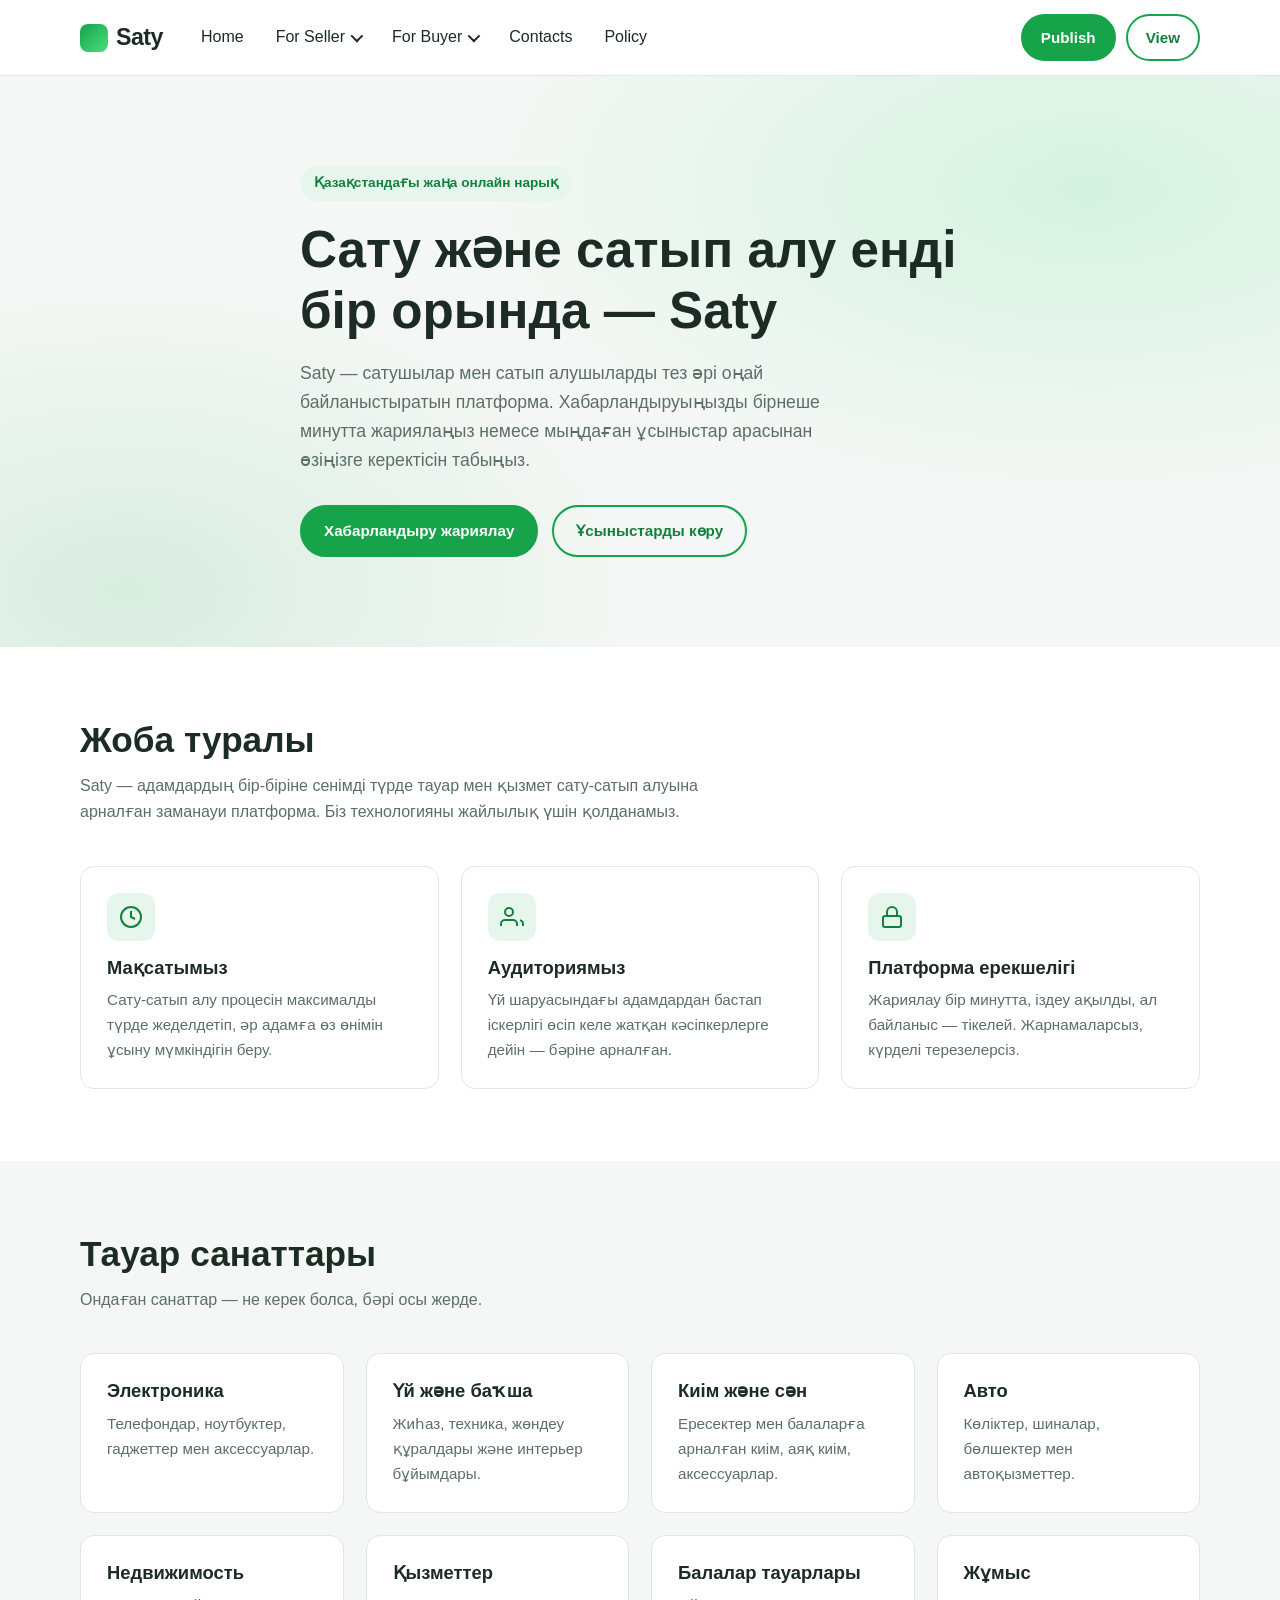
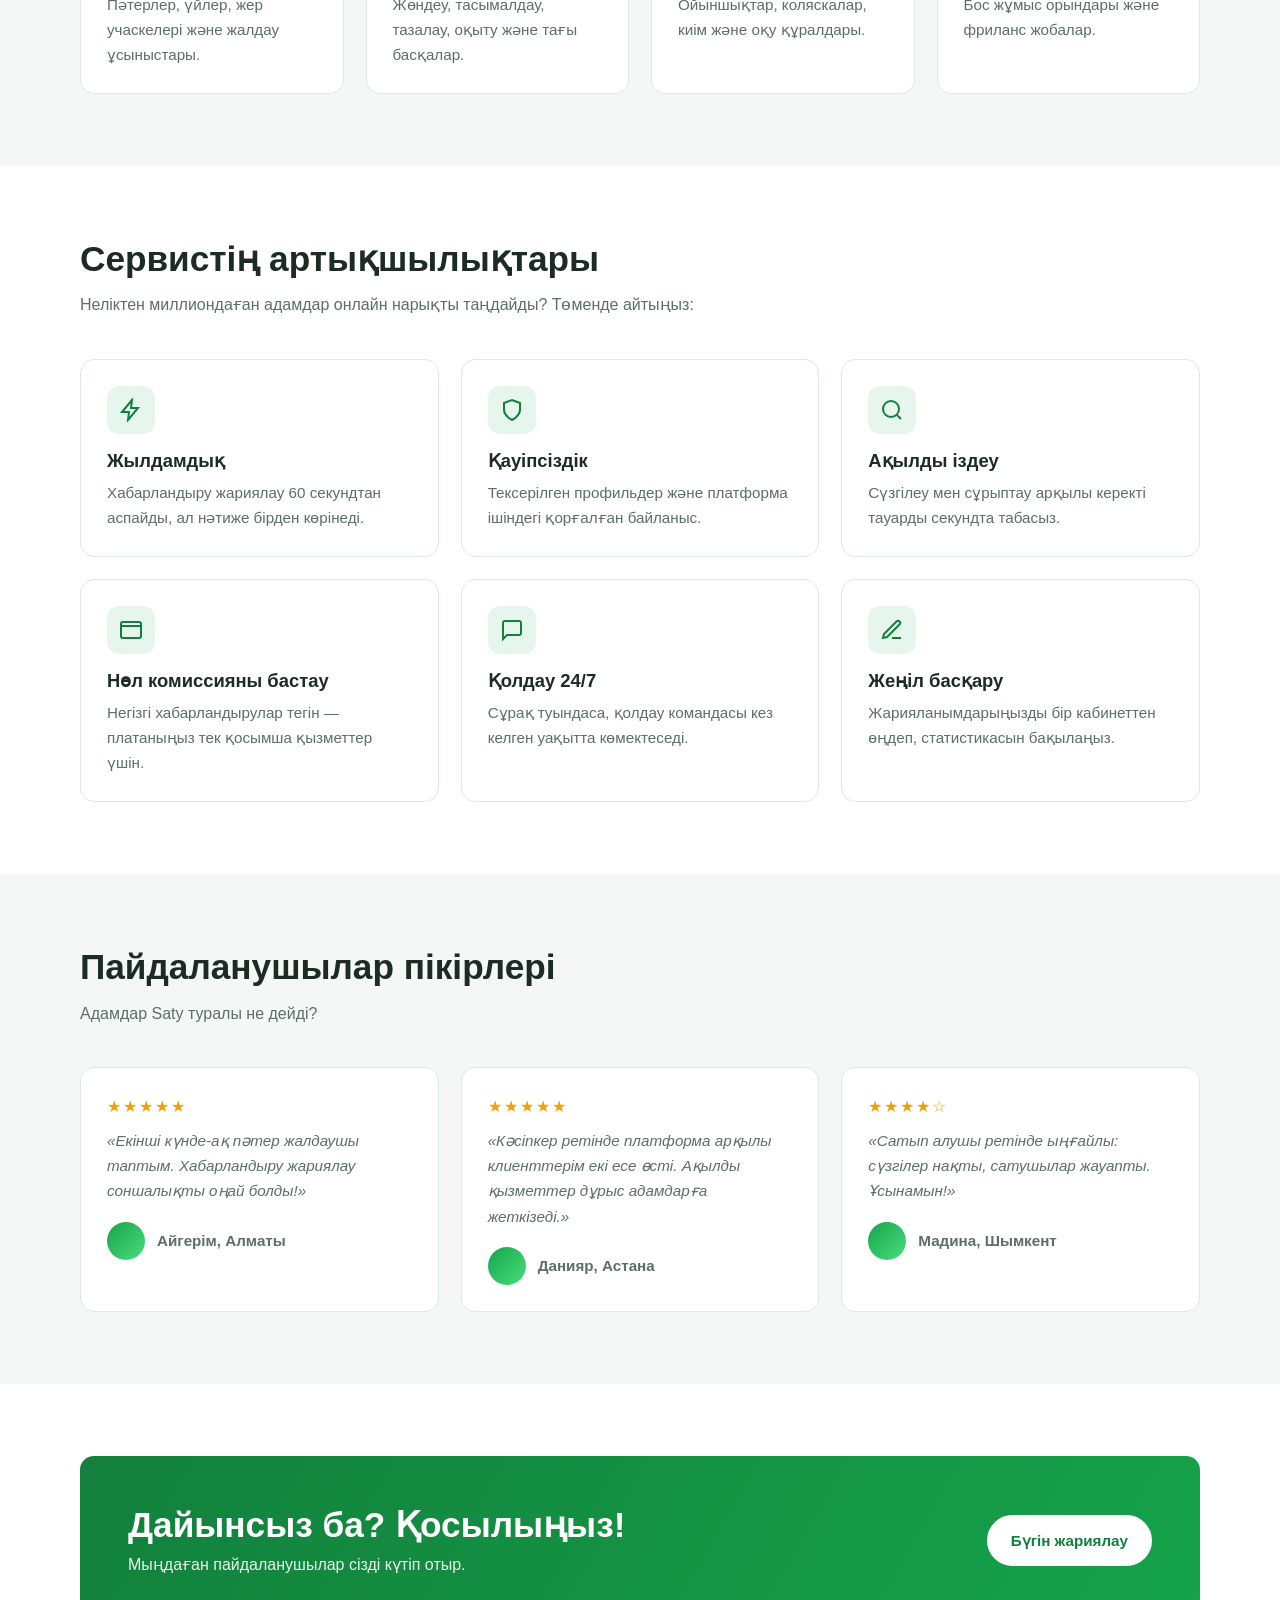
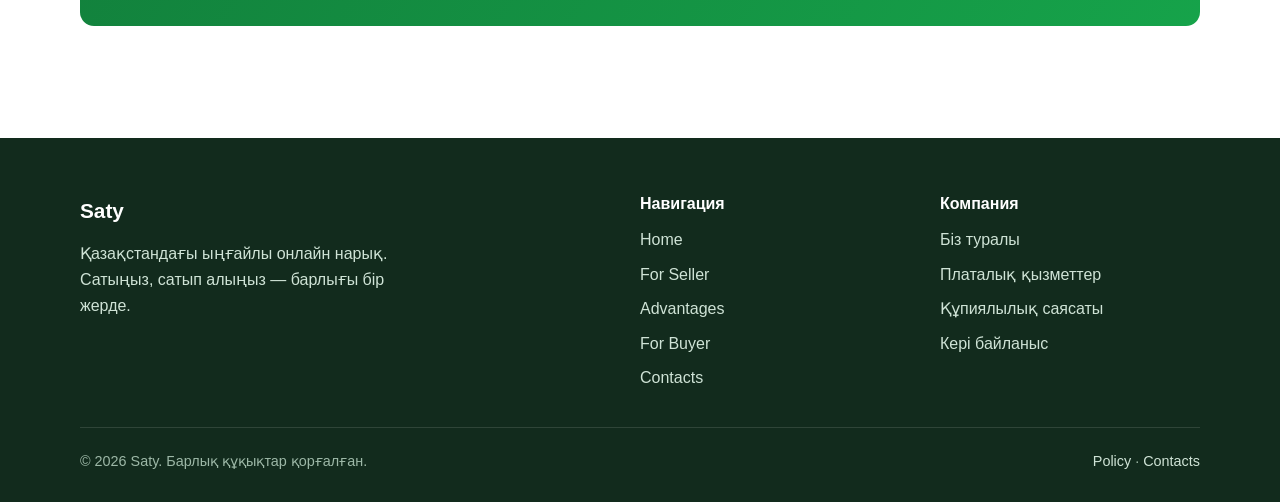
<file: saty-website/index.html>
<!DOCTYPE html>
<html lang="kk">
<head>
  <meta charset="UTF-8">
  <meta name="viewport" content="width=device-width, initial-scale=1.0">
  <title>Saty — Қазақстандағы онлайн нарық</title>
  <meta name="description" content="Сатыңыз және сатып алыңыз: Saty — жариялау оңай, іздеу жылдам, сенімді онлайн нарық.">
  <meta name="keywords" content="saty, онлайн нарық, хабарландыру, сату, сатып алу, Қазақстан">
  <meta name="author" content="Saty">
  <meta property="og:type" content="website">
  <meta property="og:title" content="Saty — Қазақстандағы онлайн нарық">
  <meta property="og:description" content="Сатыңыз және сатып алыңыз: Saty — жариялау оңай, іздеу жылдам, сенімді онлайн нарық.">
  <meta property="og:url" content="https://saty.kz/index.html">
  <meta property="og:site_name" content="Saty">
  <meta property="og:locale" content="kk_KZ">
  <meta property="og:image" content="https://saty.kz/media-files/og-image.png">
  <meta name="twitter:card" content="summary_large_image">
  <link rel="stylesheet" href="css/style.css">
  <link rel="icon" href="data:image/svg+xml,<svg xmlns='http://www.w3.org/2000/svg' viewBox='0 0 100 100'><rect width='100' height='100' rx='22' fill='%2316a34a'/><text x='50' y='68' font-size='52' text-anchor='middle' fill='white' font-family='Arial' font-weight='bold'>S</text></svg>">
</head>
<body>
<header class="site-header">
  <div class="container header-inner">
    <a href="index.html" class="logo" aria-label="Saty — басты бет">Saty</a>
    <input type="checkbox" id="nav-toggle" class="nav-toggle" aria-label="Мәзірді ашу">
    <label for="nav-toggle" class="nav-toggle-label" aria-hidden="true"><span></span></label>
    <nav class="main-nav" aria-label="Негізгі навигация">
      <ul>
        <li><a href="index.html">Home</a></li>
        <li class="has-submenu">
          <a href="for-seller.html">For Seller</a>
          <ul class="submenu">
            <li><a href="seller-advantages.html">Advantages</a></li>
            <li><a href="seller-advantages.html#prices">Paid Services</a></li>
            <li><a href="for-seller.html#faq">FAQ</a></li>
          </ul>
        </li>
        <li class="has-submenu">
          <a href="for-buyer.html">For Buyer</a>
          <ul class="submenu">
            <li><a href="for-buyer.html#advantages">Advantages</a></li>
            <li><a href="for-buyer.html#faq">FAQ</a></li>
          </ul>
        </li>
        <li><a href="contacts.html">Contacts</a></li>
        <li><a href="policy.html">Policy</a></li>
      </ul>
    </nav>
    <div class="header-actions">
      <!-- data-type="primary" | "ghost" — стильді осында ауыстырыңыз -->
      <a href="for-seller.html" class="btn" data-type="primary">Publish</a>
      <a href="for-buyer.html" class="btn" data-type="ghost">View</a>
    </div>
  </div>
</header>
<main>
  <section class="hero">
    <div class="container hero-inner">
      <span class="badge">Қазақстандағы жаңа онлайн нарық</span>
      <h1>Сату және сатып алу енді бір орында — Saty</h1>
      <p>Saty — сатушылар мен сатып алушыларды тез әрі оңай байланыстыратын платформа. Хабарландыруыңызды бірнеше минутта жариялаңыз немесе мыңдаған ұсыныстар арасынан өзіңізге керектісін табыңыз.</p>
      <div class="hero-actions">
        <a href="for-seller.html" class="btn" data-type="primary">Хабарландыру жариялау</a>
        <a href="for-buyer.html" class="btn" data-type="ghost">Ұсыныстарды көру</a>
      </div>
    </div>
  </section>

  <section id="about">
    <div class="container">
      <h2>Жоба туралы</h2>
      <p class="section-lead">Saty — адамдардың бір-біріне сенімді түрде тауар мен қызмет сату-сатып алуына арналған заманауи платформа. Біз технологияны жайлылық үшін қолданамыз.</p>
      <div class="grid grid-3">
        <article class="card">
          <div class="card-icon"><svg viewBox="0 0 24 24" fill="none" stroke-width="2"><circle cx="12" cy="12" r="10"/><path d="M12 6v6l4 2"/></svg></div>
          <h3>Мақсатымыз</h3>
          <p>Сату-сатып алу процесін максималды түрде жеделдетіп, әр адамға өз өнімін ұсыну мүмкіндігін беру.</p>
        </article>
        <article class="card">
          <div class="card-icon"><svg viewBox="0 0 24 24" fill="none" stroke-width="2"><path d="M17 21v-2a4 4 0 0 0-4-4H5a4 4 0 0 0-4 4v2"/><circle cx="9" cy="7" r="4"/><path d="M23 21v-2a4 4 0 0 0-3-3.87"/></svg></div>
          <h3>Аудиториямыз</h3>
          <p>Үй шаруасындағы адамдардан бастап іскерлігі өсіп келе жатқан кәсіпкерлерге дейін — бәріне арналған.</p>
        </article>
        <article class="card">
          <div class="card-icon"><svg viewBox="0 0 24 24" fill="none" stroke-width="2"><rect x="3" y="11" width="18" height="11" rx="2"/><path d="M7 11V7a5 5 0 0 1 10 0v4"/></svg></div>
          <h3>Платформа ерекшелігі</h3>
          <p>Жариялау бір минутта, іздеу ақылды, ал байланыс — тікелей. Жарнамаларсыз, күрделі терезелерсіз.</p>
        </article>
      </div>
    </div>
  </section>

  <section class="section-alt">
    <div class="container">
      <h2>Тауар санаттары</h2>
      <p class="section-lead">Ондаған санаттар — не керек болса, бәрі осы жерде.</p>
      <div class="grid grid-4">
        <article class="card"><h3>Электроника</h3><p>Телефондар, ноутбуктер, гаджеттер мен аксессуарлар.</p></article>
        <article class="card"><h3>Үй және баҡша</h3><p>Жиһаз, техника, жөндеу құралдары және интерьер бұйымдары.</p></article>
        <article class="card"><h3>Киім және сән</h3><p>Ересектер мен балаларға арналған киім, аяқ киім, аксессуарлар.</p></article>
        <article class="card"><h3>Авто</h3><p>Көліктер, шиналар, бөлшектер мен автоқызметтер.</p></article>
        <article class="card"><h3>Недвижимость</h3><p>Пәтерлер, үйлер, жер учаскелері және жалдау ұсыныстары.</p></article>
        <article class="card"><h3>Қызметтер</h3><p>Жөндеу, тасымалдау, тазалау, оқыту және тағы басқалар.</p></article>
        <article class="card"><h3>Балалар тауарлары</h3><p>Ойыншықтар, коляскалар, киім және оқу құралдары.</p></article>
        <article class="card"><h3>Жұмыс</h3><p>Бос жұмыс орындары және фриланс жобалар.</p></article>
      </div>
    </div>
  </section>

  <section>
    <div class="container">
      <h2>Сервистің артықшылықтары</h2>
      <p class="section-lead">Неліктен миллиондаған адамдар онлайн нарықты таңдайды? Төменде айтыңыз:</p>
      <div class="grid grid-3">
        <article class="card"><div class="card-icon"><svg viewBox="0 0 24 24" fill="none" stroke-width="2"><path d="M13 2L3 14h7l-1 8 10-12h-7l1-8z"/></svg></div><h3>Жылдамдық</h3><p>Хабарландыру жариялау 60 секундтан аспайды, ал нәтиже бірден көрінеді.</p></article>
        <article class="card"><div class="card-icon"><svg viewBox="0 0 24 24" fill="none" stroke-width="2"><path d="M12 22s8-4 8-10V5l-8-3-8 3v7c0 6 8 10 8 10z"/></svg></div><h3>Қауіпсіздік</h3><p>Тексерілген профильдер және платформа ішіндегі қорғалған байланыс.</p></article>
        <article class="card"><div class="card-icon"><svg viewBox="0 0 24 24" fill="none" stroke-width="2"><circle cx="11" cy="11" r="8"/><path d="M21 21l-4.35-4.35"/></svg></div><h3>Ақылды іздеу</h3><p>Сүзгілеу мен сұрыптау арқылы керекті тауарды секундта табасыз.</p></article>
        <article class="card"><div class="card-icon"><svg viewBox="0 0 24 24" fill="none" stroke-width="2"><rect x="2" y="4" width="20" height="16" rx="2"/><path d="M2 8h20"/></svg></div><h3>Нөл комиссияны бастау</h3><p>Негізгі хабарландырулар тегін — платаныңыз тек қосымша қызметтер үшін.</p></article>
        <article class="card"><div class="card-icon"><svg viewBox="0 0 24 24" fill="none" stroke-width="2"><path d="M21 15a2 2 0 0 1-2 2H7l-4 4V5a2 2 0 0 1 2-2h14a2 2 0 0 1 2 2z"/></svg></div><h3>Қолдау 24/7</h3><p>Сұрақ туындаса, қолдау командасы кез келген уақытта көмектеседі.</p></article>
        <article class="card"><div class="card-icon"><svg viewBox="0 0 24 24" fill="none" stroke-width="2"><path d="M12 20h9"/><path d="M16.5 3.5a2.12 2.12 0 0 1 3 3L7 19l-4 1 1-4z"/></svg></div><h3>Жеңіл басқару</h3><p>Жарияланымдарыңызды бір кабинеттен өңдеп, статистикасын бақылаңыз.</p></article>
      </div>
    </div>
  </section>

  <section class="section-alt">
    <div class="container">
      <h2>Пайдаланушылар пікірлері</h2>
      <p class="section-lead">Адамдар Saty туралы не дейді?</p>
      <div class="grid grid-3">
        <article class="card">
          <span class="stars">★★★★★</span>
          <p class="quote">«Екінші күнде-ақ пәтер жалдаушы таптым. Хабарландыру жариялау соншалықты оңай болды!»</p>
          <p class="quote-author">Айгерім, Алматы</p>
        </article>
        <article class="card">
          <span class="stars">★★★★★</span>
          <p class="quote">«Кәсіпкер ретінде платформа арқылы клиенттерім екі есе өсті. Ақылды қызметтер дұрыс адамдарға жеткізеді.»</p>
          <p class="quote-author">Данияр, Астана</p>
        </article>
        <article class="card">
          <span class="stars">★★★★☆</span>
          <p class="quote">«Сатып алушы ретінде ыңғайлы: сүзгілер нақты, сатушылар жауапты. Ұсынамын!»</p>
          <p class="quote-author">Мадина, Шымкент</p>
        </article>
      </div>
    </div>
  </section>

  <section>
    <div class="container">
      <div class="cta-band">
        <div>
          <h2>Дайынсыз ба? Қосылыңыз!</h2>
          <p>Мыңдаған пайдаланушылар сізді күтіп отыр.</p>
        </div>
        <a href="for-seller.html" class="btn" data-type="primary">Бүгін жариялау</a>
      </div>
    </div>
  </section>
</main>
<footer class="site-footer">
  <div class="container">
    <div class="footer-grid">
      <div>
        <a href="index.html" class="footer-logo">Saty</a>
        <p style="margin-top:12px; max-width:320px;">Қазақстандағы ыңғайлы онлайн нарық. Сатыңыз, сатып алыңыз — барлығы бір жерде.</p>
      </div>
      <div>
        <h3>Навигация</h3>
        <ul>
          <li><a href="index.html">Home</a></li>
          <li><a href="for-seller.html">For Seller</a></li>
          <li><a href="seller-advantages.html">Advantages</a></li>
          <li><a href="for-buyer.html">For Buyer</a></li>
          <li><a href="contacts.html">Contacts</a></li>
        </ul>
      </div>
      <div>
        <h3>Компания</h3>
        <ul>
          <li><a href="index.html#about">Біз туралы</a></li>
          <li><a href="seller-advantages.html#prices">Платалық қызметтер</a></li>
          <li><a href="policy.html">Құпиялылық саясаты</a></li>
          <li><a href="contacts.html#feedback">Кері байланыс</a></li>
        </ul>
      </div>
    </div>
    <div class="footer-bottom">
      <span>© 2026 Saty. Барлық құқықтар қорғалған.</span>
      <span><a href="policy.html">Policy</a> · <a href="contacts.html">Contacts</a></span>
    </div>
  </div>
</footer>
</body>
</html>
</file>
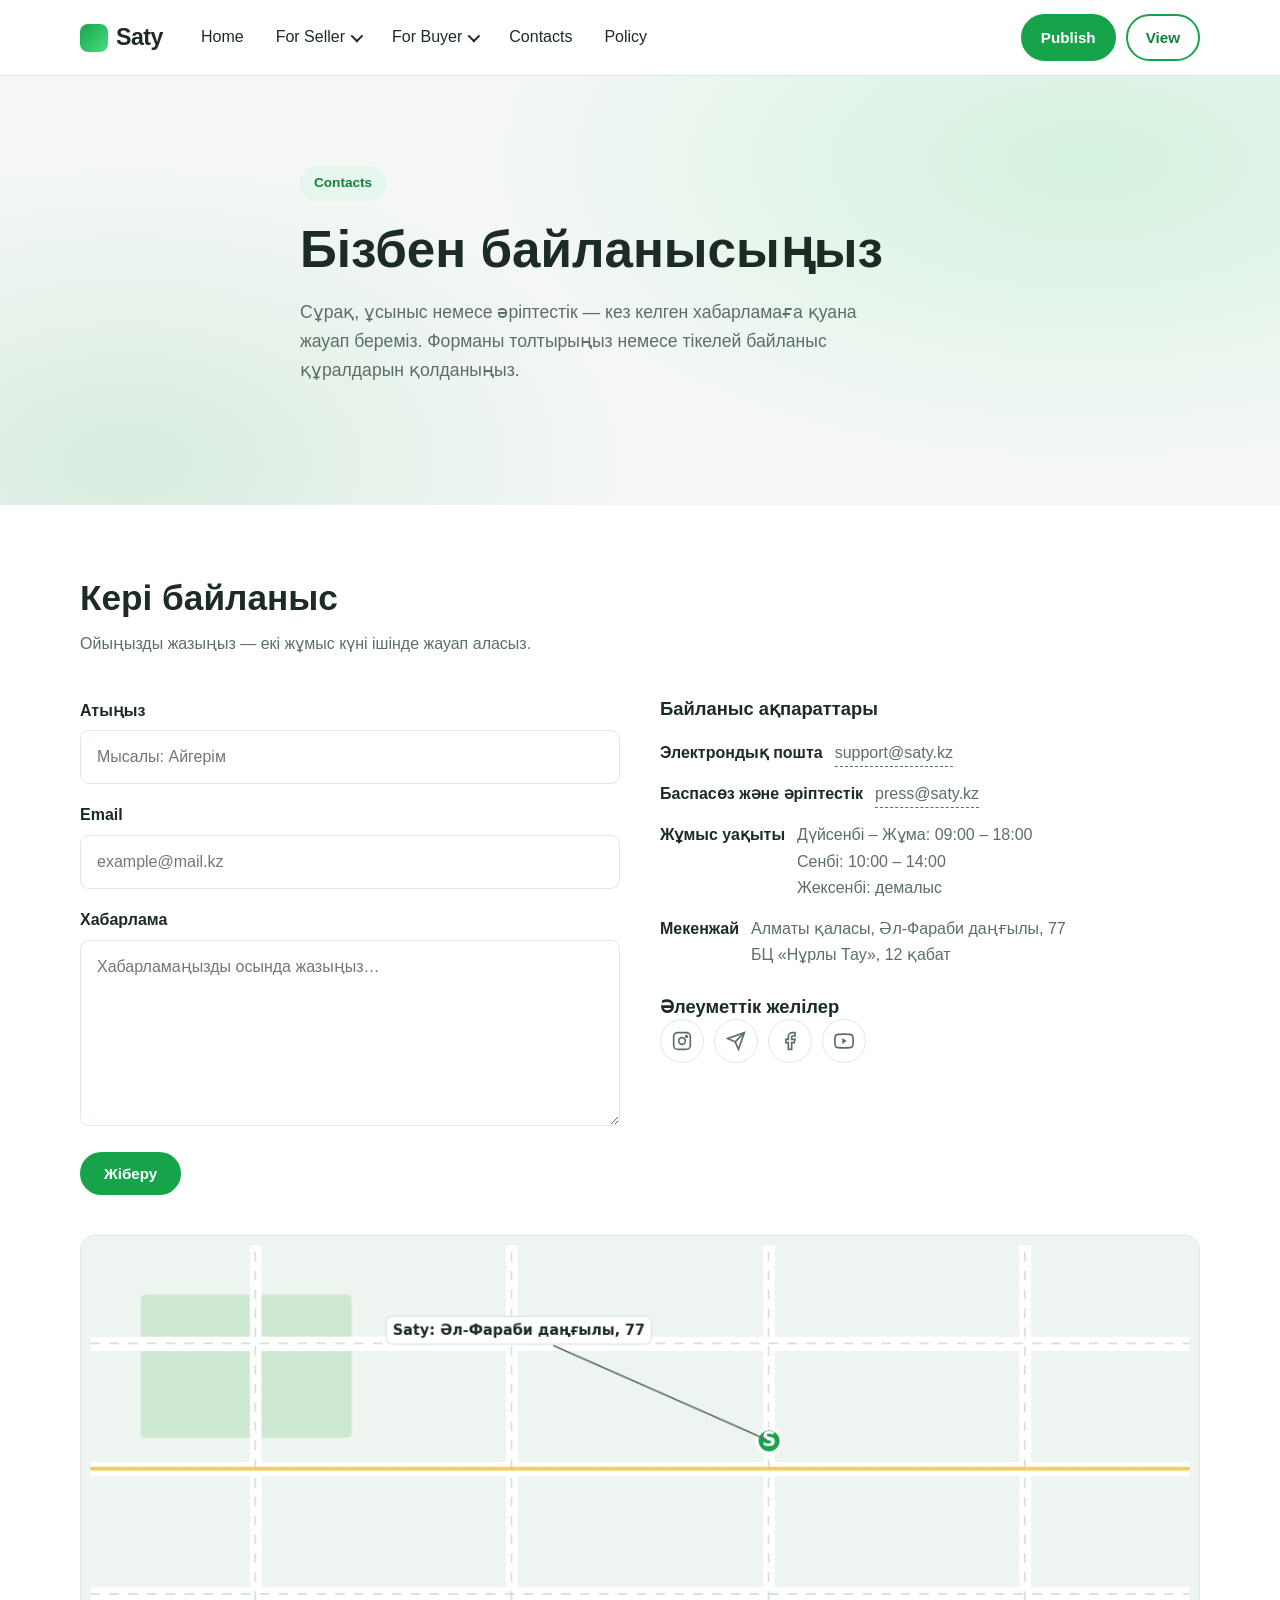
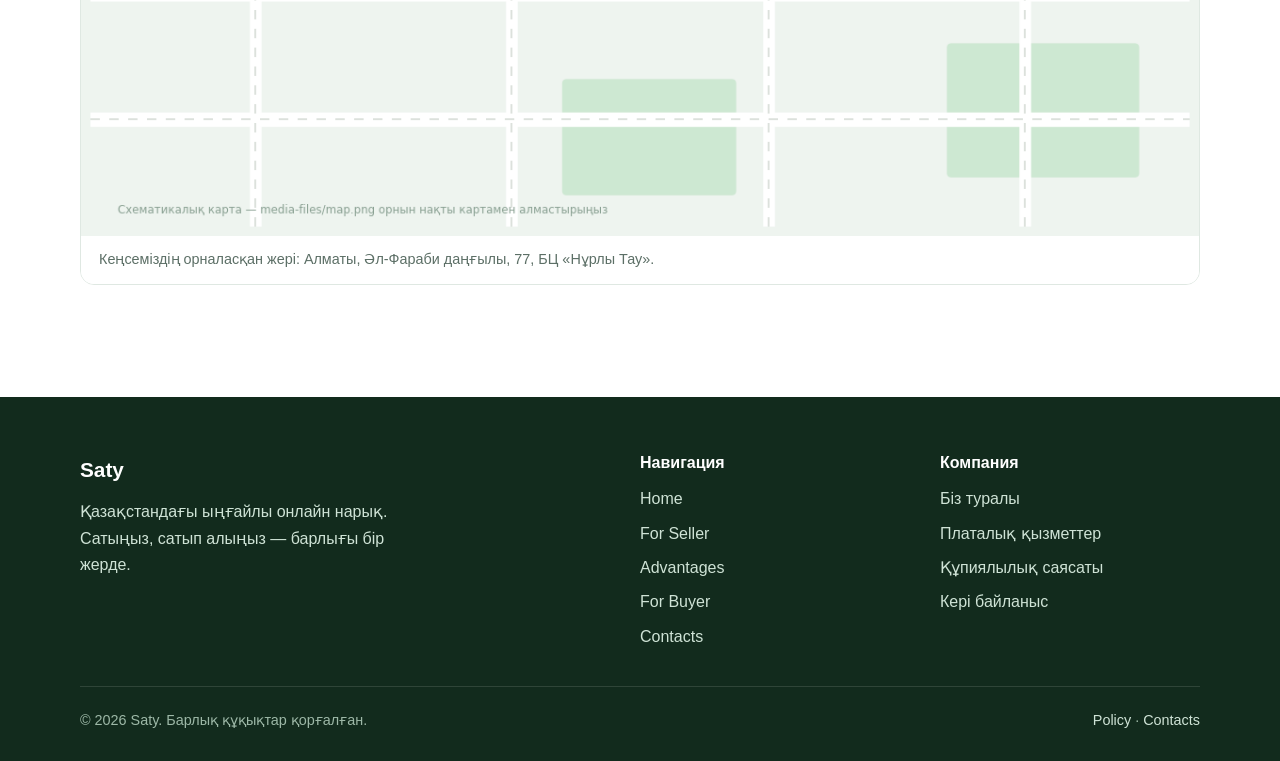
<file: saty-website/contacts.html>
<!DOCTYPE html>
<html lang="kk">
<head>
  <meta charset="UTF-8">
  <meta name="viewport" content="width=device-width, initial-scale=1.0">
  <title>Saty — Contacts: байланыс</title>
  <meta name="description" content="Saty командасымен байланыс: кері байланыс формасы, пошта, жұмыс уақыты, әлеуметтік желілер және карта.">
  <meta name="keywords" content="saty, онлайн нарық, хабарландыру, сату, сатып алу, Қазақстан">
  <meta name="author" content="Saty">
  <meta property="og:type" content="website">
  <meta property="og:title" content="Saty — Contacts: байланыс">
  <meta property="og:description" content="Saty командасымен байланыс: кері байланыс формасы, пошта, жұмыс уақыты, әлеуметтік желілер және карта.">
  <meta property="og:url" content="https://saty.kz/contacts.html">
  <meta property="og:site_name" content="Saty">
  <meta property="og:locale" content="kk_KZ">
  <meta property="og:image" content="https://saty.kz/media-files/og-image.png">
  <meta name="twitter:card" content="summary_large_image">
  <link rel="stylesheet" href="css/style.css">
  <link rel="icon" href="data:image/svg+xml,<svg xmlns='http://www.w3.org/2000/svg' viewBox='0 0 100 100'><rect width='100' height='100' rx='22' fill='%2316a34a'/><text x='50' y='68' font-size='52' text-anchor='middle' fill='white' font-family='Arial' font-weight='bold'>S</text></svg>">
</head>
<body>
<header class="site-header">
  <div class="container header-inner">
    <a href="index.html" class="logo" aria-label="Saty — басты бет">Saty</a>
    <input type="checkbox" id="nav-toggle" class="nav-toggle" aria-label="Мәзірді ашу">
    <label for="nav-toggle" class="nav-toggle-label" aria-hidden="true"><span></span></label>
    <nav class="main-nav" aria-label="Негізгі навигация">
      <ul>
        <li><a href="index.html">Home</a></li>
        <li class="has-submenu">
          <a href="for-seller.html">For Seller</a>
          <ul class="submenu">
            <li><a href="seller-advantages.html">Advantages</a></li>
            <li><a href="seller-advantages.html#prices">Paid Services</a></li>
            <li><a href="for-seller.html#faq">FAQ</a></li>
          </ul>
        </li>
        <li class="has-submenu">
          <a href="for-buyer.html">For Buyer</a>
          <ul class="submenu">
            <li><a href="for-buyer.html#advantages">Advantages</a></li>
            <li><a href="for-buyer.html#faq">FAQ</a></li>
          </ul>
        </li>
        <li><a href="contacts.html">Contacts</a></li>
        <li><a href="policy.html">Policy</a></li>
      </ul>
    </nav>
    <div class="header-actions">
      <!-- data-type="primary" | "ghost" — стильді осында ауыстырыңыз -->
      <a href="for-seller.html" class="btn" data-type="primary">Publish</a>
      <a href="for-buyer.html" class="btn" data-type="ghost">View</a>
    </div>
  </div>
</header>
<main>
  <section class="hero">
    <div class="container hero-inner">
      <span class="badge">Contacts</span>
      <h1>Бізбен байланысыңыз</h1>
      <p>Сұрақ, ұсыныс немесе әріптестік — кез келген хабарламаға қуана жауап береміз. Форманы толтырыңыз немесе тікелей байланыс құралдарын қолданыңыз.</p>
    </div>
  </section>

  <section id="feedback">
    <div class="container">
      <h2>Кері байланыс</h2>
      <p class="section-lead">Ойыңызды жазыңыз — екі жұмыс күні ішінде жауап аласыз.</p>
      <div class="contact-grid">
        <form action="#" method="post">
          <div class="form-field">
            <label for="name">Атыңыз</label>
            <input type="text" id="name" name="name" placeholder="Мысалы: Айгерім" required autocomplete="name">
          </div>
          <div class="form-field">
            <label for="email">Email</label>
            <input type="email" id="email" name="email" placeholder="example@mail.kz" required autocomplete="email">
          </div>
          <div class="form-field">
            <label for="message">Хабарлама</label>
            <textarea id="message" name="message" rows="6" placeholder="Хабарламаңызды осында жазыңыз…" required></textarea>
          </div>
          <button type="submit" class="btn" data-type="primary">Жіберу</button>
        </form>

        <div>
          <h3>Байланыс ақпараттары</h3>
          <ul class="contact-list">
            <li>
              <strong>Электрондық пошта</strong>
              <a href="mailto:support@saty.kz">support@saty.kz</a>
            </li>
            <li>
              <strong>Баспасөз және әріптестік</strong>
              <a href="mailto:press@saty.kz">press@saty.kz</a>
            </li>
            <li>
              <strong>Жұмыс уақыты</strong>
              <span>Дүйсенбі – Жұма: 09:00 – 18:00<br>Сенбі: 10:00 – 14:00<br>Жексенбі: демалыс</span>
            </li>
            <li>
              <strong>Мекенжай</strong>
              <span>Алматы қаласы, Әл-Фараби даңғылы, 77<br>БЦ «Нұрлы Тау», 12 қабат</span>
            </li>
          </ul>

          <h3>Әлеуметтік желілер</h3>
          <div class="socials">
            <a href="#" aria-label="Instagram"><svg width="20" height="20" viewBox="0 0 24 24" fill="none" stroke="currentColor" stroke-width="2"><rect x="2" y="2" width="20" height="20" rx="5"/><circle cx="12" cy="12" r="4"/><circle cx="17.5" cy="6.5" r="1" fill="currentColor"/></svg></a>
            <a href="#" aria-label="Telegram"><svg width="20" height="20" viewBox="0 0 24 24" fill="none" stroke="currentColor" stroke-width="2"><path d="M22 2L11 13"/><path d="M22 2l-7 20-4-9-9-4 20-7z"/></svg></a>
            <a href="#" aria-label="Facebook"><svg width="20" height="20" viewBox="0 0 24 24" fill="none" stroke="currentColor" stroke-width="2"><path d="M18 2h-3a5 5 0 0 0-5 5v3H7v4h3v8h4v-8h3l1-4h-4V7a1 1 0 0 1 1-1h3z"/></svg></a>
            <a href="#" aria-label="YouTube"><svg width="20" height="20" viewBox="0 0 24 24" fill="none" stroke="currentColor" stroke-width="2"><path d="M22.5 6.4a3 3 0 0 0-2.1-2.1C18.5 3.8 12 3.8 12 3.8s-6.5 0-8.4.5A3 3 0 0 0 1.5 6.4 31 31 0 0 0 1 12a31 31 0 0 0 .5 5.6 3 3 0 0 0 2.1 2.1c1.9.5 8.4.5 8.4.5s6.5 0 8.4-.5a3 3 0 0 0 2.1-2.1A31 31 0 0 0 23 12a31 31 0 0 0-.5-5.6z"/><path d="M10 15.5l5.2-3.5L10 8.5z" fill="currentColor" stroke="none"/></svg></a>
          </div>
        </div>
      </div>

      <figure class="map-figure">
        <img src="media-files/map.png" alt="Saty кеңсесінің картасы: Алматы, Әл-Фараби даңғылы, 77 — БЦ «Нұрлы Тау»" loading="lazy">
        <figcaption>Кеңсеміздің орналасқан жері: Алматы, Әл-Фараби даңғылы, 77, БЦ «Нұрлы Тау».</figcaption>
      </figure>
    </div>
  </section>
</main>
<footer class="site-footer">
  <div class="container">
    <div class="footer-grid">
      <div>
        <a href="index.html" class="footer-logo">Saty</a>
        <p style="margin-top:12px; max-width:320px;">Қазақстандағы ыңғайлы онлайн нарық. Сатыңыз, сатып алыңыз — барлығы бір жерде.</p>
      </div>
      <div>
        <h3>Навигация</h3>
        <ul>
          <li><a href="index.html">Home</a></li>
          <li><a href="for-seller.html">For Seller</a></li>
          <li><a href="seller-advantages.html">Advantages</a></li>
          <li><a href="for-buyer.html">For Buyer</a></li>
          <li><a href="contacts.html">Contacts</a></li>
        </ul>
      </div>
      <div>
        <h3>Компания</h3>
        <ul>
          <li><a href="index.html#about">Біз туралы</a></li>
          <li><a href="seller-advantages.html#prices">Платалық қызметтер</a></li>
          <li><a href="policy.html">Құпиялылық саясаты</a></li>
          <li><a href="contacts.html#feedback">Кері байланыс</a></li>
        </ul>
      </div>
    </div>
    <div class="footer-bottom">
      <span>© 2026 Saty. Барлық құқықтар қорғалған.</span>
      <span><a href="policy.html">Policy</a> · <a href="contacts.html">Contacts</a></span>
    </div>
  </div>
</footer>
</body>
</html>
</file>
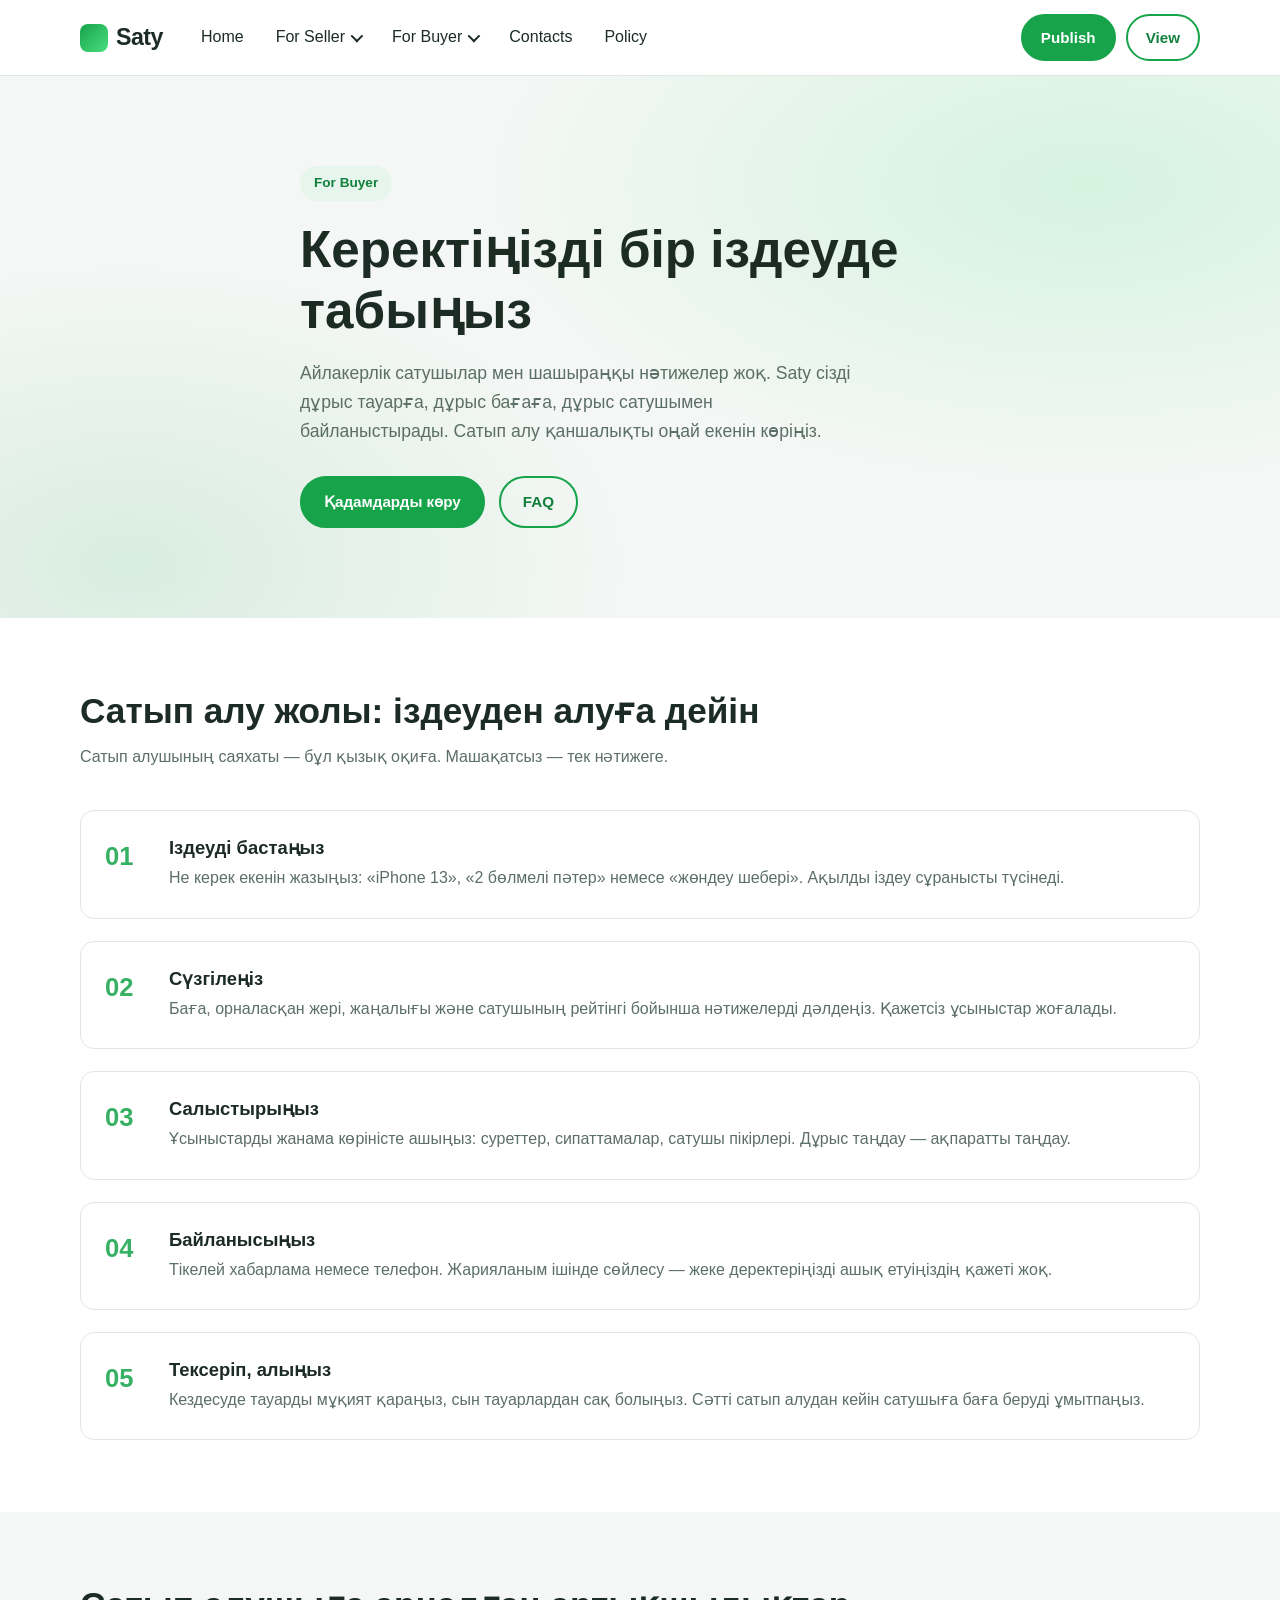
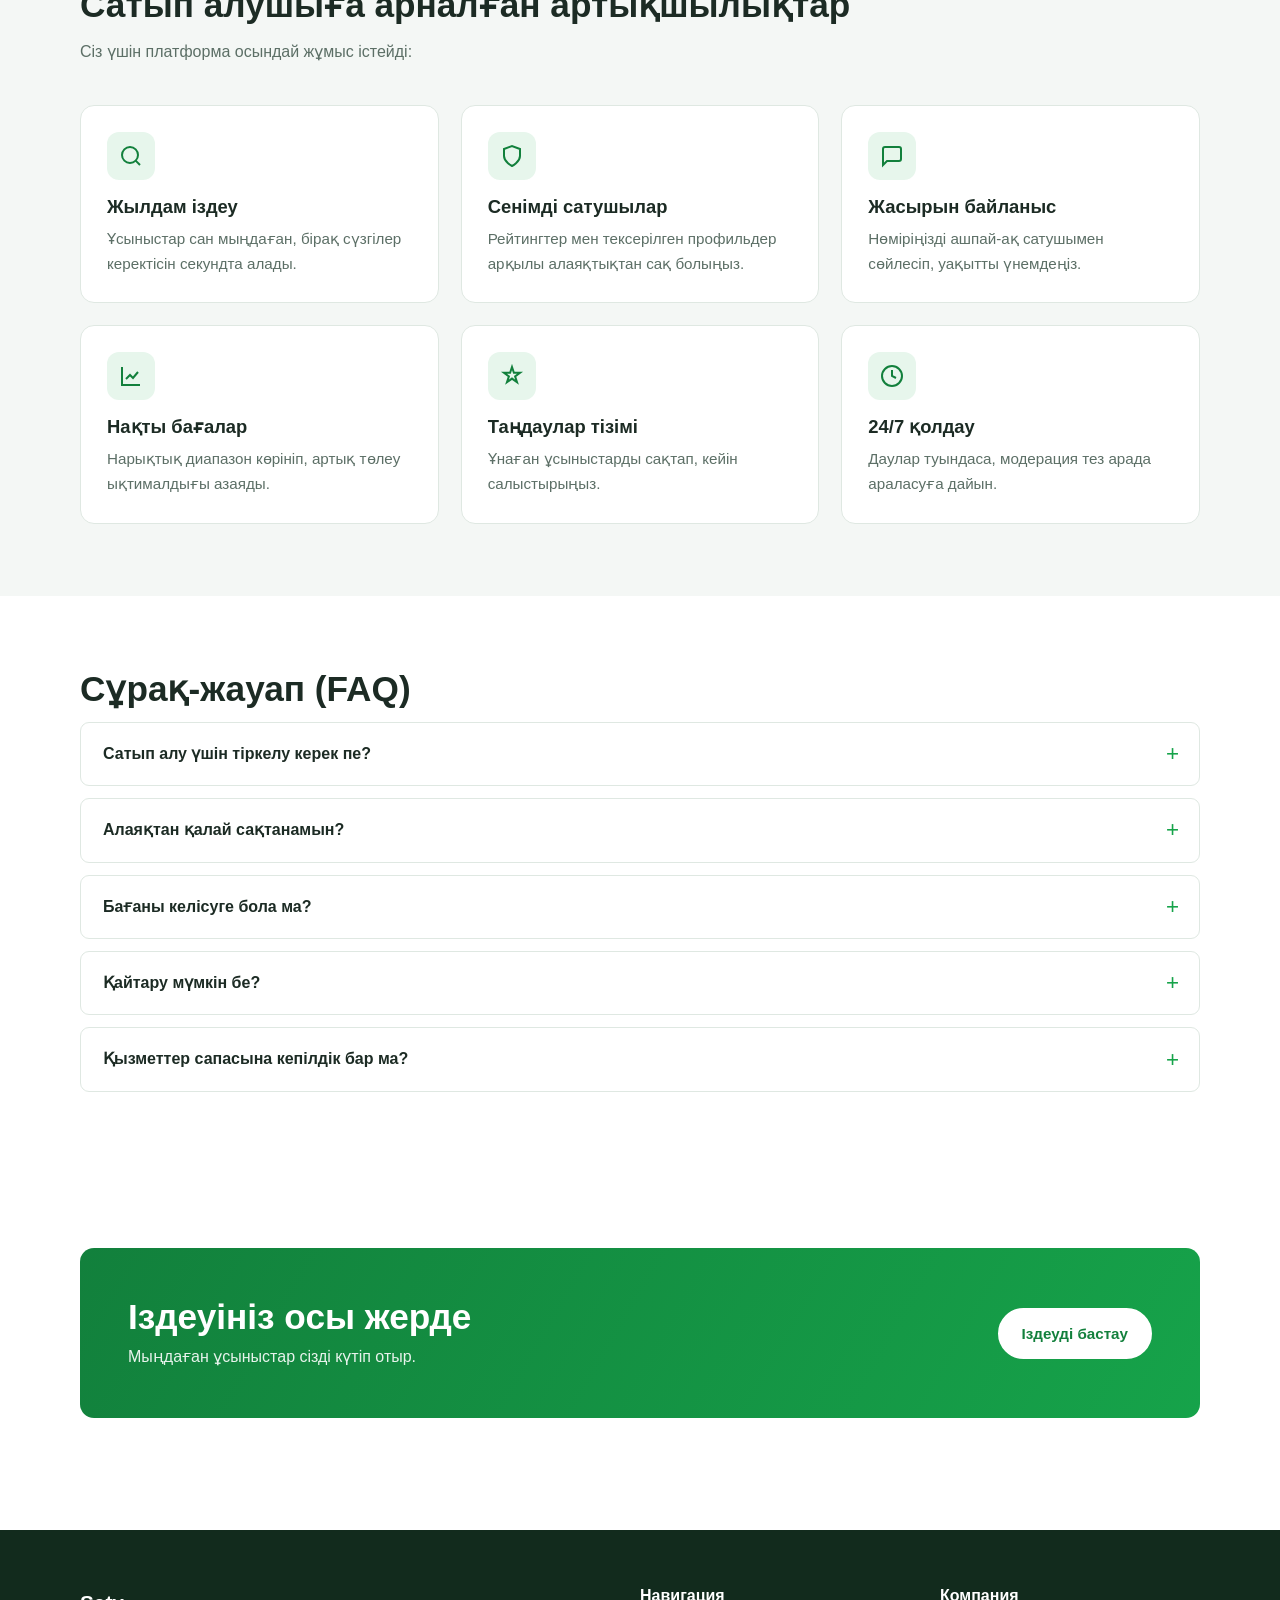
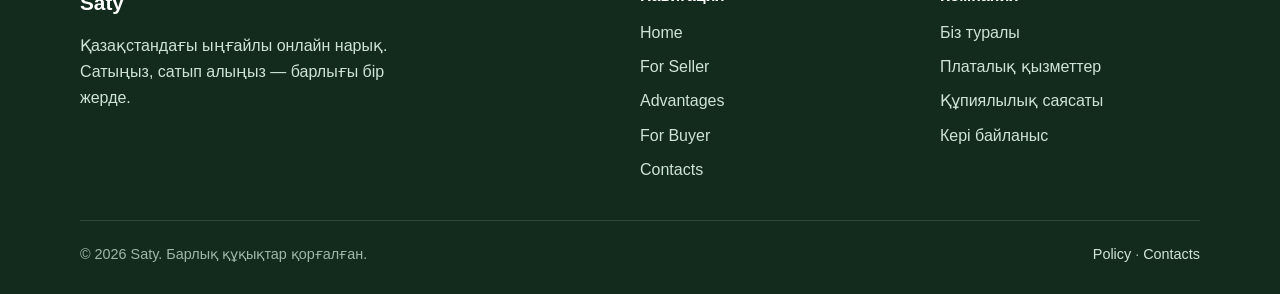
<file: saty-website/for-buyer.html>
<!DOCTYPE html>
<html lang="kk">
<head>
  <meta charset="UTF-8">
  <meta name="viewport" content="width=device-width, initial-scale=1.0">
  <title>Saty — For Buyer: сатып алу нұсқаулығы</title>
  <meta name="description" content="Saty-да сатып алу жолы: іздеуден алуға дейінгі қадамдар, сатып алушы артықшылықтары және FAQ.">
  <meta name="keywords" content="saty, онлайн нарық, хабарландыру, сату, сатып алу, Қазақстан">
  <meta name="author" content="Saty">
  <meta property="og:type" content="website">
  <meta property="og:title" content="Saty — For Buyer: сатып алу нұсқаулығы">
  <meta property="og:description" content="Saty-да сатып алу жолы: іздеуден алуға дейінгі қадамдар, сатып алушы артықшылықтары және FAQ.">
  <meta property="og:url" content="https://saty.kz/for-buyer.html">
  <meta property="og:site_name" content="Saty">
  <meta property="og:locale" content="kk_KZ">
  <meta property="og:image" content="https://saty.kz/media-files/og-image.png">
  <meta name="twitter:card" content="summary_large_image">
  <link rel="stylesheet" href="css/style.css">
  <link rel="icon" href="data:image/svg+xml,<svg xmlns='http://www.w3.org/2000/svg' viewBox='0 0 100 100'><rect width='100' height='100' rx='22' fill='%2316a34a'/><text x='50' y='68' font-size='52' text-anchor='middle' fill='white' font-family='Arial' font-weight='bold'>S</text></svg>">
</head>
<body>
<header class="site-header">
  <div class="container header-inner">
    <a href="index.html" class="logo" aria-label="Saty — басты бет">Saty</a>
    <input type="checkbox" id="nav-toggle" class="nav-toggle" aria-label="Мәзірді ашу">
    <label for="nav-toggle" class="nav-toggle-label" aria-hidden="true"><span></span></label>
    <nav class="main-nav" aria-label="Негізгі навигация">
      <ul>
        <li><a href="index.html">Home</a></li>
        <li class="has-submenu">
          <a href="for-seller.html">For Seller</a>
          <ul class="submenu">
            <li><a href="seller-advantages.html">Advantages</a></li>
            <li><a href="seller-advantages.html#prices">Paid Services</a></li>
            <li><a href="for-seller.html#faq">FAQ</a></li>
          </ul>
        </li>
        <li class="has-submenu">
          <a href="for-buyer.html">For Buyer</a>
          <ul class="submenu">
            <li><a href="for-buyer.html#advantages">Advantages</a></li>
            <li><a href="for-buyer.html#faq">FAQ</a></li>
          </ul>
        </li>
        <li><a href="contacts.html">Contacts</a></li>
        <li><a href="policy.html">Policy</a></li>
      </ul>
    </nav>
    <div class="header-actions">
      <!-- data-type="primary" | "ghost" — стильді осында ауыстырыңыз -->
      <a href="for-seller.html" class="btn" data-type="primary">Publish</a>
      <a href="for-buyer.html" class="btn" data-type="ghost">View</a>
    </div>
  </div>
</header>
<main>
  <section class="hero">
    <div class="container hero-inner">
      <span class="badge">For Buyer</span>
      <h1>Керектіңізді бір іздеуде табыңыз</h1>
      <p>Айлакерлік сатушылар мен шашыраңқы нәтижелер жоқ. Saty сізді дұрыс тауарға, дұрыс бағаға, дұрыс сатушымен байланыстырады. Сатып алу қаншалықты оңай екенін көріңіз.</p>
      <div class="hero-actions">
        <a href="#steps" class="btn" data-type="primary">Қадамдарды көру</a>
        <a href="#faq" class="btn" data-type="ghost">FAQ</a>
      </div>
    </div>
  </section>

  <section id="steps">
    <div class="container">
      <h2>Сатып алу жолы: іздеуден алуға дейін</h2>
      <p class="section-lead">Сатып алушының саяхаты — бұл қызық оқиға. Машақатсыз — тек нәтижеге.</p>
      <ol class="steps">
        <li>
          <h3>Іздеуді бастаңыз</h3>
          <p>Не керек екенін жазыңыз: «iPhone 13», «2 бөлмелі пәтер» немесе «жөндеу шебері». Ақылды іздеу сұранысты түсінеді.</p>
        </li>
        <li>
          <h3>Сүзгілеңіз</h3>
          <p>Баға, орналасқан жері, жаңалығы және сатушының рейтінгі бойынша нәтижелерді дәлдеңіз. Қажетсіз ұсыныстар жоғалады.</p>
        </li>
        <li>
          <h3>Салыстырыңыз</h3>
          <p>Ұсыныстарды жанама көріністе ашыңыз: суреттер, сипаттамалар, сатушы пікірлері. Дұрыс таңдау — ақпаратты таңдау.</p>
        </li>
        <li>
          <h3>Байланысыңыз</h3>
          <p>Тікелей хабарлама немесе телефон. Жарияланым ішінде сөйлесу — жеке деректеріңізді ашық етуіңіздің қажеті жоқ.</p>
        </li>
        <li>
          <h3>Тексеріп, алыңыз</h3>
          <p>Кездесуде тауарды мұқият қараңыз, сын тауарлардан сақ болыңыз. Сәтті сатып алудан кейін сатушыға баға беруді ұмытпаңыз.</p>
        </li>
      </ol>
    </div>
  </section>

  <section class="section-alt" id="advantages">
    <div class="container">
      <h2>Сатып алушыға арналған артықшылықтар</h2>
      <p class="section-lead">Сіз үшін платформа осындай жұмыс істейді:</p>
      <div class="grid grid-3">
        <article class="card"><div class="card-icon"><svg viewBox="0 0 24 24" fill="none" stroke-width="2"><circle cx="11" cy="11" r="8"/><path d="M21 21l-4.35-4.35"/></svg></div><h3>Жылдам іздеу</h3><p>Ұсыныстар сан мыңдаған, бірақ сүзгілер керектісін секундта алады.</p></article>
        <article class="card"><div class="card-icon"><svg viewBox="0 0 24 24" fill="none" stroke-width="2"><path d="M12 22s8-4 8-10V5l-8-3-8 3v7c0 6 8 10 8 10z"/></svg></div><h3>Сенімді сатушылар</h3><p>Рейтингтер мен тексерілген профильдер арқылы алаяқтықтан сақ болыңыз.</p></article>
        <article class="card"><div class="card-icon"><svg viewBox="0 0 24 24" fill="none" stroke-width="2"><path d="M21 15a2 2 0 0 1-2 2H7l-4 4V5a2 2 0 0 1 2-2h14a2 2 0 0 1 2 2z"/></svg></div><h3>Жасырын байланыс</h3><p>Нөміріңізді ашпай-ақ сатушымен сөйлесіп, уақытты үнемдеңіз.</p></article>
        <article class="card"><div class="card-icon"><svg viewBox="0 0 24 24" fill="none" stroke-width="2"><path d="M3 3v18h18"/><path d="M7 15l4-4 3 3 5-6"/></svg></div><h3>Нақты бағалар</h3><p>Нарықтық диапазон көрініп, артық төлеу ықтималдығы азаяды.</p></article>
        <article class="card"><div class="card-icon"><svg viewBox="0 0 24 24" fill="none" stroke-width="2"><path d="M12 3l1.9 5.8H20l-4.9 3.6 1.9 5.8-5-3.6-5 3.6 1.9-5.8L4 8.8h6.1z"/></svg></div><h3>Таңдаулар тізімі</h3><p>Ұнаған ұсыныстарды сақтап, кейін салыстырыңыз.</p></article>
        <article class="card"><div class="card-icon"><svg viewBox="0 0 24 24" fill="none" stroke-width="2"><circle cx="12" cy="12" r="10"/><path d="M12 6v6l4 2"/></svg></div><h3>24/7 қолдау</h3><p>Даулар туындаса, модерация тез арада араласуға дайын.</p></article>
      </div>
    </div>
  </section>

  <section id="faq">
    <div class="container">
      <h2>Сұрақ-жауап (FAQ)</h2>
      <div class="faq">
        <details>
          <summary>Сатып алу үшін тіркелу керек пе?</summary>
          <p class="faq-answer">Іздеу мен шолу тіркелусіз қолжетімді. Сатушымен хабарласу және таңдауларды сақтау үшін жай ғана тіркеліңіз.</p>
        </details>
        <details>
          <summary>Алаяқтан қалай сақтанамын?</summary>
          <p class="faq-answer">Рейтингі жоғары, тексерілген профильдерді таңдаңыз, алдын ала аударма жасамаңыз және кездесуде тауарды тексеріңіз. Күдік туындаса, жарияланымды «Мұндау» батырмасымен белгілеңіз.</p>
        </details>
        <details>
          <summary>Бағаны келісуге бола ма?</summary>
          <p class="faq-answer">Иә! Көп сатушы сұраныс бойынша жеңілдік береді — хабарлама арқылы сөйлесіп көріңіз.</p>
        </details>
        <details>
          <summary>Қайтару мүмкін бе?</summary>
          <p class="faq-answer">Saty — тараптарды байланыстырушы платформа, сондықтан қайтару шарттары сатушымен келісіледі. Дәйектер сақтап, қажет болса қолдауға жазыңыз.</p>
        </details>
        <details>
          <summary>Қызметтер сапасына кепілдік бар ма?</summary>
          <p class="faq-answer">Қызмет көрсетушілердің пікірлері мен рейтингтері ашық. Таңдау жасағанда осы деректерге сүйеніңіз.</p>
        </details>
      </div>
    </div>
  </section>

  <section>
    <div class="container">
      <div class="cta-band">
        <div>
          <h2>Іздеуініз осы жерде</h2>
          <p>Мыңдаған ұсыныстар сізді күтіп отыр.</p>
        </div>
        <a href="index.html#about" class="btn" data-type="primary">Іздеуді бастау</a>
      </div>
    </div>
  </section>
</main>
<footer class="site-footer">
  <div class="container">
    <div class="footer-grid">
      <div>
        <a href="index.html" class="footer-logo">Saty</a>
        <p style="margin-top:12px; max-width:320px;">Қазақстандағы ыңғайлы онлайн нарық. Сатыңыз, сатып алыңыз — барлығы бір жерде.</p>
      </div>
      <div>
        <h3>Навигация</h3>
        <ul>
          <li><a href="index.html">Home</a></li>
          <li><a href="for-seller.html">For Seller</a></li>
          <li><a href="seller-advantages.html">Advantages</a></li>
          <li><a href="for-buyer.html">For Buyer</a></li>
          <li><a href="contacts.html">Contacts</a></li>
        </ul>
      </div>
      <div>
        <h3>Компания</h3>
        <ul>
          <li><a href="index.html#about">Біз туралы</a></li>
          <li><a href="seller-advantages.html#prices">Платалық қызметтер</a></li>
          <li><a href="policy.html">Құпиялылық саясаты</a></li>
          <li><a href="contacts.html#feedback">Кері байланыс</a></li>
        </ul>
      </div>
    </div>
    <div class="footer-bottom">
      <span>© 2026 Saty. Барлық құқықтар қорғалған.</span>
      <span><a href="policy.html">Policy</a> · <a href="contacts.html">Contacts</a></span>
    </div>
  </div>
</footer>
</body>
</html>
</file>
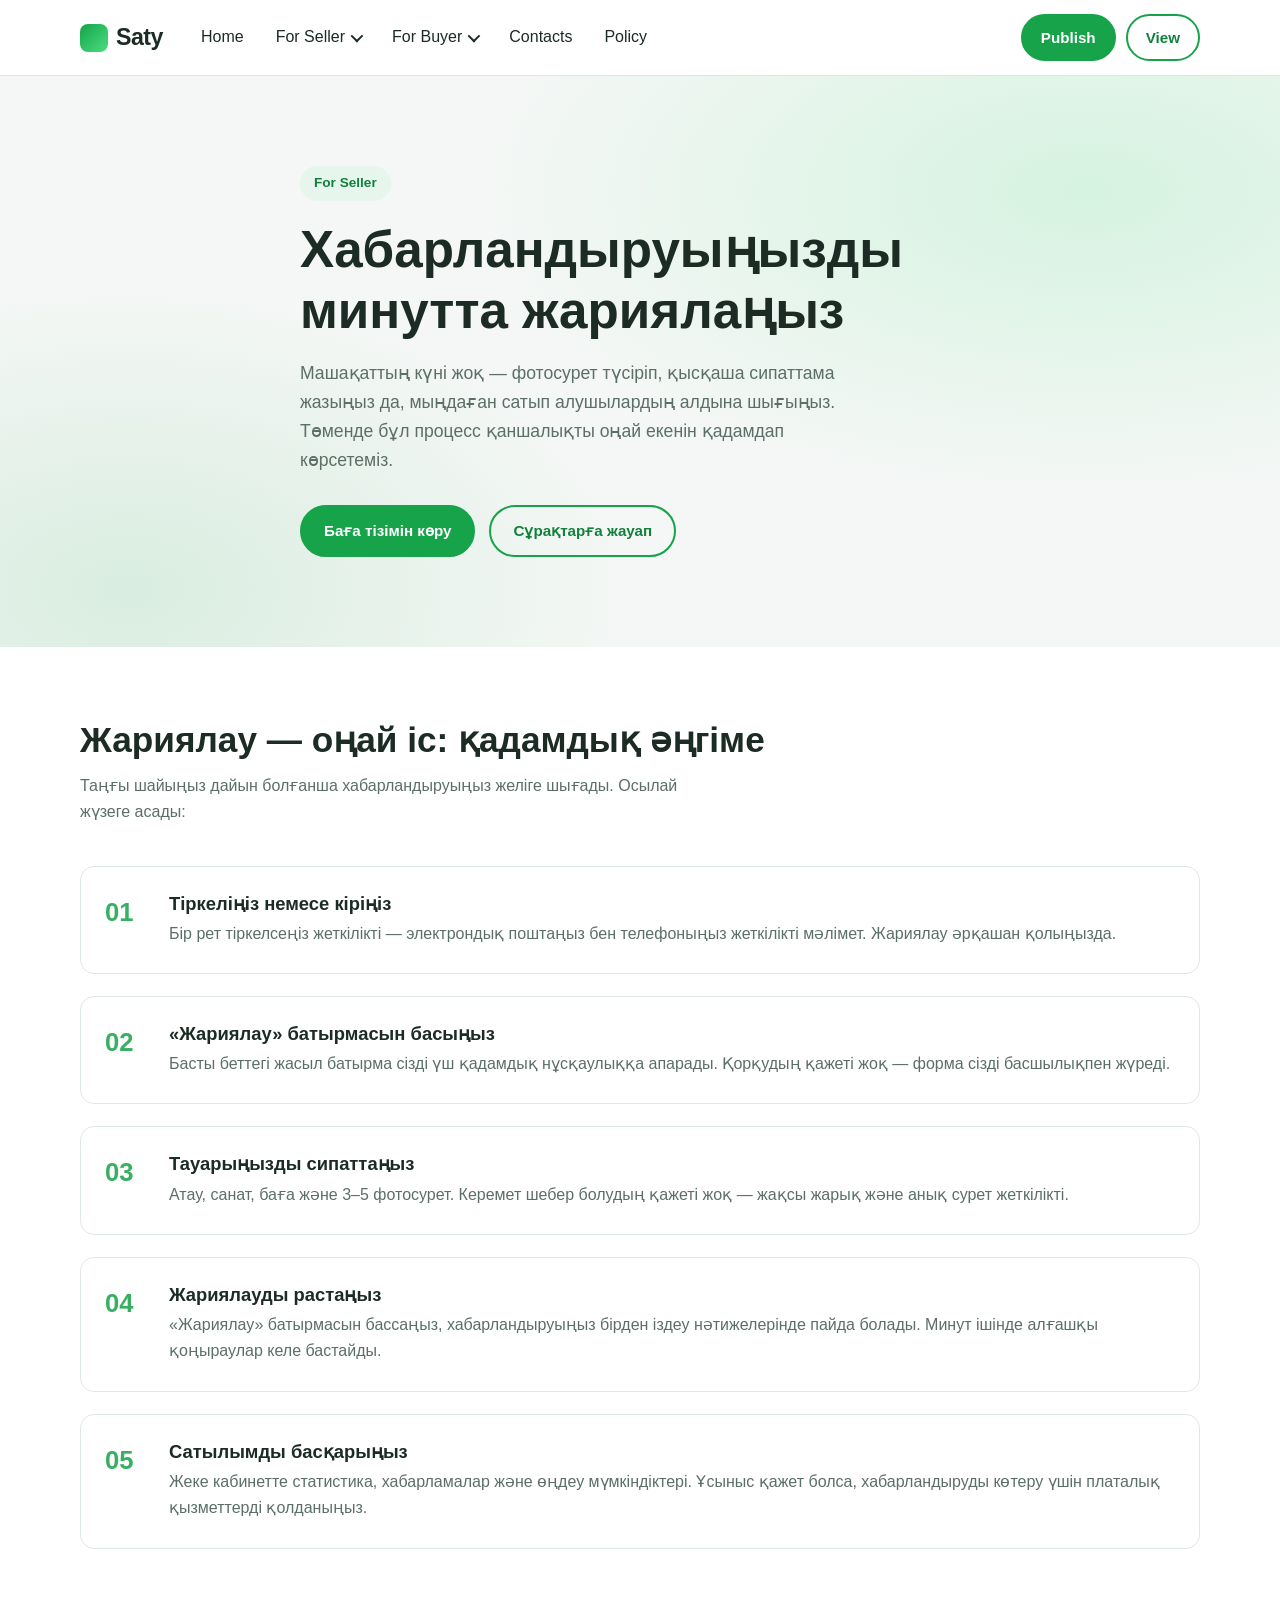
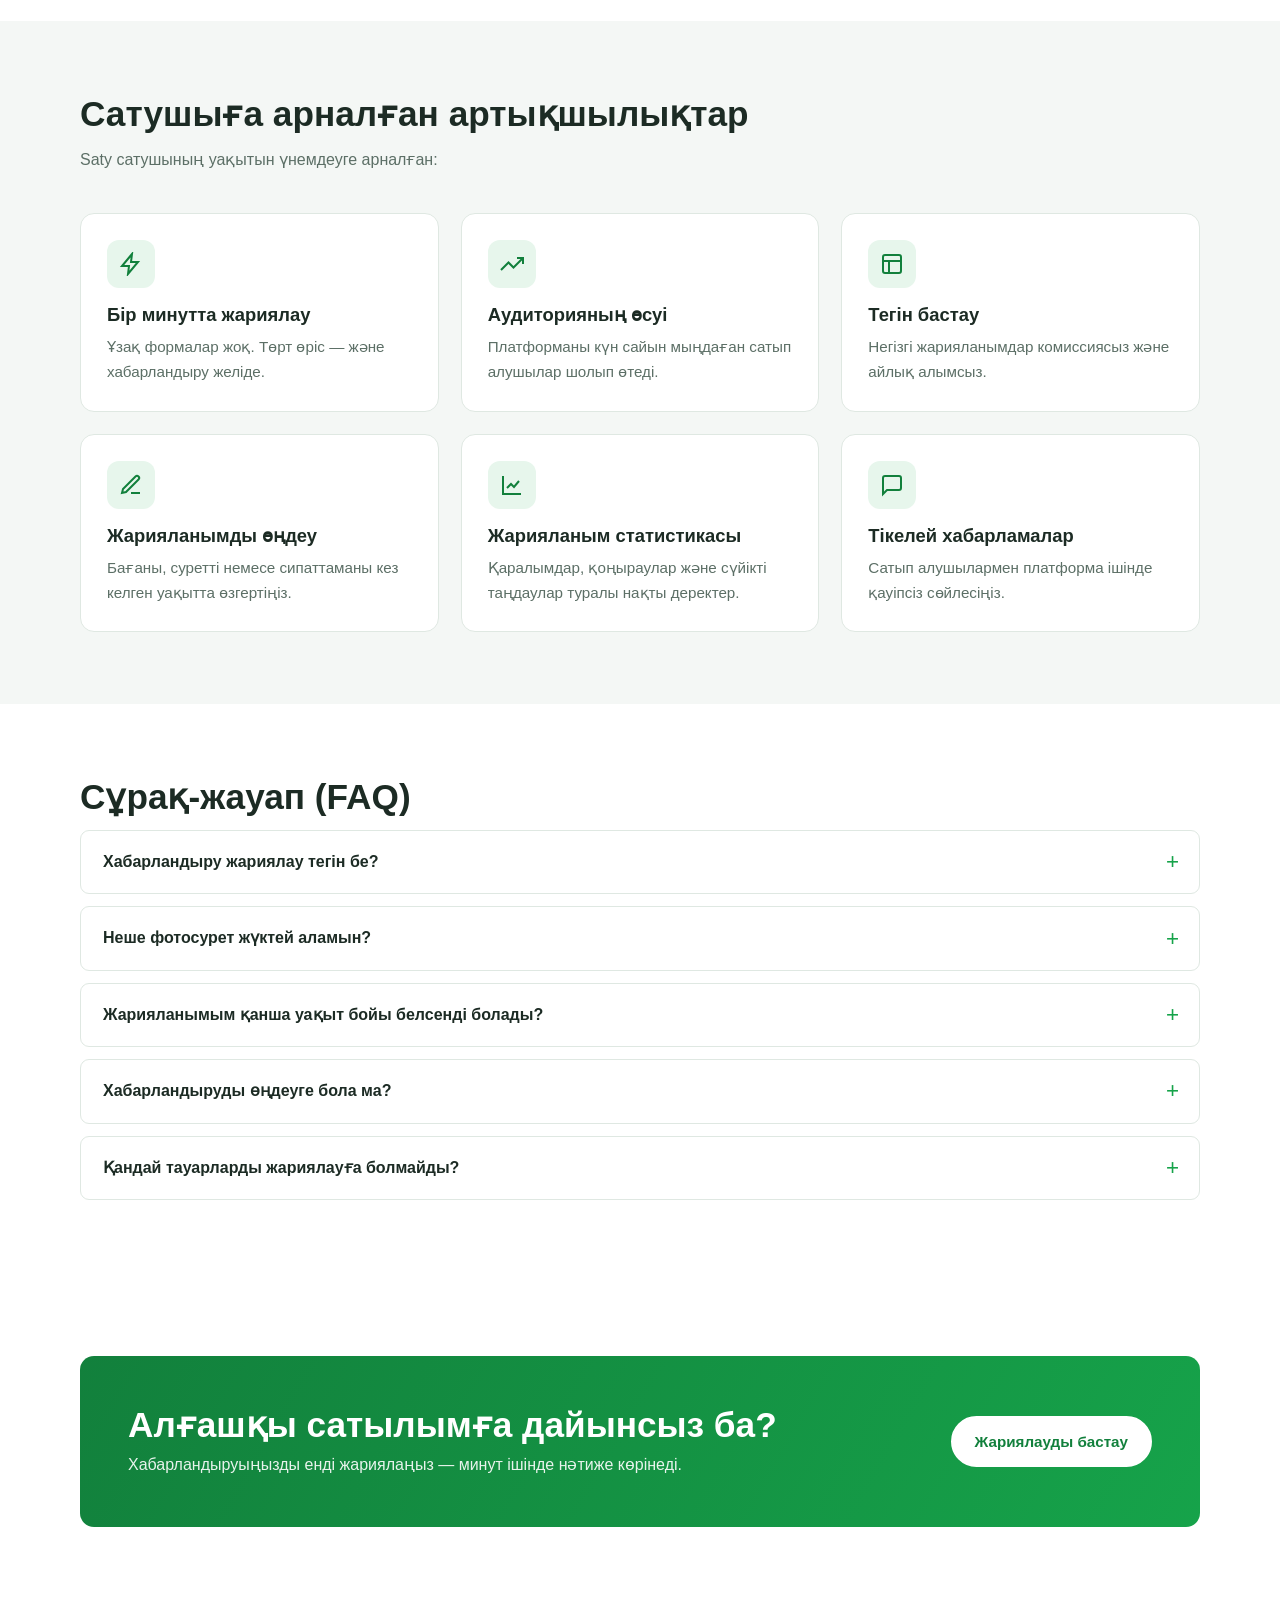
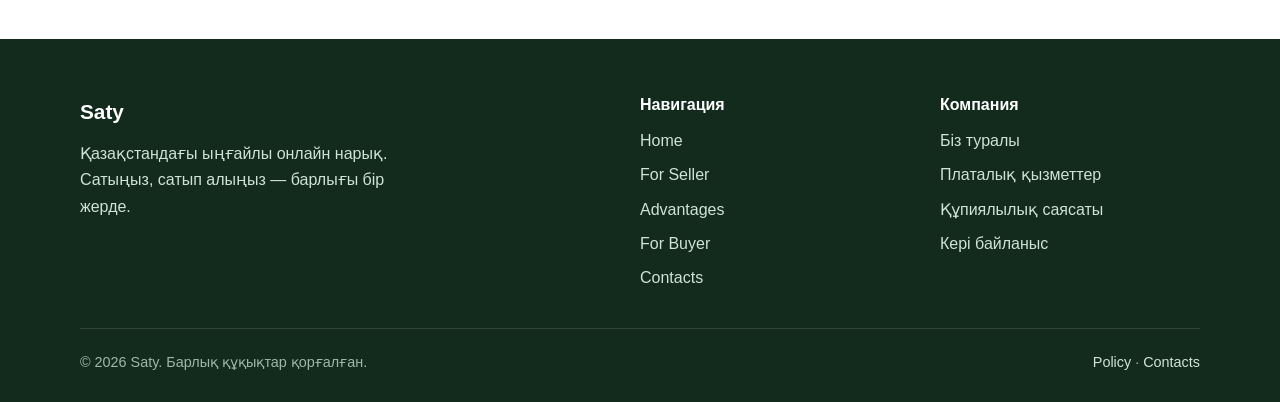
<file: saty-website/for-seller.html>
<!DOCTYPE html>
<html lang="kk">
<head>
  <meta charset="UTF-8">
  <meta name="viewport" content="width=device-width, initial-scale=1.0">
  <title>Saty — For Seller: хабарландыру жариялау</title>
  <meta name="description" content="Saty-да хабарландыру жариялау нұсқаулығы, сатушы артықшылықтары және жиі қойылатын сұрақтар.">
  <meta name="keywords" content="saty, онлайн нарық, хабарландыру, сату, сатып алу, Қазақстан">
  <meta name="author" content="Saty">
  <meta property="og:type" content="website">
  <meta property="og:title" content="Saty — For Seller: хабарландыру жариялау">
  <meta property="og:description" content="Saty-да хабарландыру жариялау нұсқаулығы, сатушы артықшылықтары және жиі қойылатын сұрақтар.">
  <meta property="og:url" content="https://saty.kz/for-seller.html">
  <meta property="og:site_name" content="Saty">
  <meta property="og:locale" content="kk_KZ">
  <meta property="og:image" content="https://saty.kz/media-files/og-image.png">
  <meta name="twitter:card" content="summary_large_image">
  <link rel="stylesheet" href="css/style.css">
  <link rel="icon" href="data:image/svg+xml,<svg xmlns='http://www.w3.org/2000/svg' viewBox='0 0 100 100'><rect width='100' height='100' rx='22' fill='%2316a34a'/><text x='50' y='68' font-size='52' text-anchor='middle' fill='white' font-family='Arial' font-weight='bold'>S</text></svg>">
</head>
<body>
<header class="site-header">
  <div class="container header-inner">
    <a href="index.html" class="logo" aria-label="Saty — басты бет">Saty</a>
    <input type="checkbox" id="nav-toggle" class="nav-toggle" aria-label="Мәзірді ашу">
    <label for="nav-toggle" class="nav-toggle-label" aria-hidden="true"><span></span></label>
    <nav class="main-nav" aria-label="Негізгі навигация">
      <ul>
        <li><a href="index.html">Home</a></li>
        <li class="has-submenu">
          <a href="for-seller.html">For Seller</a>
          <ul class="submenu">
            <li><a href="seller-advantages.html">Advantages</a></li>
            <li><a href="seller-advantages.html#prices">Paid Services</a></li>
            <li><a href="for-seller.html#faq">FAQ</a></li>
          </ul>
        </li>
        <li class="has-submenu">
          <a href="for-buyer.html">For Buyer</a>
          <ul class="submenu">
            <li><a href="for-buyer.html#advantages">Advantages</a></li>
            <li><a href="for-buyer.html#faq">FAQ</a></li>
          </ul>
        </li>
        <li><a href="contacts.html">Contacts</a></li>
        <li><a href="policy.html">Policy</a></li>
      </ul>
    </nav>
    <div class="header-actions">
      <!-- data-type="primary" | "ghost" — стильді осында ауыстырыңыз -->
      <a href="for-seller.html" class="btn" data-type="primary">Publish</a>
      <a href="for-buyer.html" class="btn" data-type="ghost">View</a>
    </div>
  </div>
</header>
<main>
  <section class="hero">
    <div class="container hero-inner">
      <span class="badge">For Seller</span>
      <h1>Хабарландыруыңызды минутта жариялаңыз</h1>
      <p>Машақаттың күні жоқ — фотосурет түсіріп, қысқаша сипаттама жазыңыз да, мыңдаған сатып алушылардың алдына шығыңыз. Төменде бұл процесс қаншалықты оңай екенін қадамдап көрсетеміз.</p>
      <div class="hero-actions">
        <a href="seller-advantages.html#prices" class="btn" data-type="primary">Баға тізімін көру</a>
        <a href="#faq" class="btn" data-type="ghost">Сұрақтарға жауап</a>
      </div>
    </div>
  </section>

  <section>
    <div class="container">
      <h2>Жариялау — оңай іс: қадамдық әңгіме</h2>
      <p class="section-lead">Таңғы шайыңыз дайын болғанша хабарландыруыңыз желіге шығады. Осылай жүзеге асады:</p>
      <ol class="steps">
        <li>
          <h3>Тіркеліңіз немесе кіріңіз</h3>
          <p>Бір рет тіркелсеңіз жеткілікті — электрондық поштаңыз бен телефоныңыз жеткілікті мәлімет. Жариялау әрқашан қолыңызда.</p>
        </li>
        <li>
          <h3>«Жариялау» батырмасын басыңыз</h3>
          <p>Басты беттегі жасыл батырма сізді үш қадамдық нұсқаулыққа апарады. Қорқудың қажеті жоқ — форма сізді басшылықпен жүреді.</p>
        </li>
        <li>
          <h3>Тауарыңызды сипаттаңыз</h3>
          <p>Атау, санат, баға және 3–5 фотосурет. Керемет шебер болудың қажеті жоқ — жақсы жарық және анық сурет жеткілікті.</p>
        </li>
        <li>
          <h3>Жариялауды растаңыз</h3>
          <p>«Жариялау» батырмасын бассаңыз, хабарландыруыңыз бірден іздеу нәтижелерінде пайда болады. Минут ішінде алғашқы қоңыраулар келе бастайды.</p>
        </li>
        <li>
          <h3>Сатылымды басқарыңыз</h3>
          <p>Жеке кабинетте статистика, хабарламалар және өңдеу мүмкіндіктері. Ұсыныс қажет болса, хабарландыруды көтеру үшін платалық қызметтерді қолданыңыз.</p>
        </li>
      </ol>
    </div>
  </section>

  <section class="section-alt" id="advantages">
    <div class="container">
      <h2>Сатушыға арналған артықшылықтар</h2>
      <p class="section-lead">Saty сатушының уақытын үнемдеуге арналған:</p>
      <div class="grid grid-3">
        <article class="card"><div class="card-icon"><svg viewBox="0 0 24 24" fill="none" stroke-width="2"><path d="M13 2L3 14h7l-1 8 10-12h-7l1-8z"/></svg></div><h3>Бір минутта жариялау</h3><p>Ұзақ формалар жоқ. Төрт өріс — және хабарландыру желіде.</p></article>
        <article class="card"><div class="card-icon"><svg viewBox="0 0 24 24" fill="none" stroke-width="2"><path d="M23 6l-9.5 9.5-5-5L1 18"/><path d="M17 6h6v6"/></svg></div><h3>Аудиторияның өсуі</h3><p>Платформаны күн сайын мыңдаған сатып алушылар шолып өтеді.</p></article>
        <article class="card"><div class="card-icon"><svg viewBox="0 0 24 24" fill="none" stroke-width="2"><rect x="3" y="3" width="18" height="18" rx="2"/><path d="M3 9h18M9 21V9"/></svg></div><h3>Тегін бастау</h3><p>Негізгі жарияланымдар комиссиясыз және айлық алымсыз.</p></article>
        <article class="card"><div class="card-icon"><svg viewBox="0 0 24 24" fill="none" stroke-width="2"><path d="M12 20h9"/><path d="M16.5 3.5a2.12 2.12 0 0 1 3 3L7 19l-4 1 1-4z"/></svg></div><h3>Жарияланымды өңдеу</h3><p>Бағаны, суретті немесе сипаттаманы кез келген уақытта өзгертіңіз.</p></article>
        <article class="card"><div class="card-icon"><svg viewBox="0 0 24 24" fill="none" stroke-width="2"><path d="M3 3v18h18"/><path d="M7 15l4-4 3 3 5-6"/></svg></div><h3>Жарияланым статистикасы</h3><p>Қаралымдар, қоңыраулар және сүйікті таңдаулар туралы нақты деректер.</p></article>
        <article class="card"><div class="card-icon"><svg viewBox="0 0 24 24" fill="none" stroke-width="2"><path d="M21 15a2 2 0 0 1-2 2H7l-4 4V5a2 2 0 0 1 2-2h14a2 2 0 0 1 2 2z"/></svg></div><h3>Тікелей хабарламалар</h3><p>Сатып алушылармен платформа ішінде қауіпсіз сөйлесіңіз.</p></article>
      </div>
    </div>
  </section>

  <section id="faq">
    <div class="container">
      <h2>Сұрақ-жауап (FAQ)</h2>
      <div class="faq">
        <details>
          <summary>Хабарландыру жариялау тегін бе?</summary>
          <p class="faq-answer">Иә, негізгі жарияланымдар толық тегін. Кеңейтілген көріну, жарияланымды көтеру сияқты қосымша қызметтер баға тізімінде көрсетілген.</p>
        </details>
        <details>
          <summary>Неше фотосурет жүктей аламын?</summary>
          <p class="faq-answer">Әр хабарландыруға 10-ға дейін фотосурет. Ұсынылады: 3–5 анық, жақсы жарықталған сурет.</p>
        </details>
        <details>
          <summary>Жарияланымым қанша уақыт бойы белсенді болады?</summary>
          <p class="faq-answer">Стандартты жарияланым 30 күн бойы белсенді. Керек болса, өмірін ұзартуға болады.</p>
        </details>
        <details>
          <summary>Хабарландыруды өңдеуге бола ма?</summary>
          <p class="faq-answer">Әрине. Жеке кабинеттен бағаны, сипаттаманы, суреттер мен санатты кез келген уақытта өзгертіңіз.</p>
        </details>
        <details>
          <summary>Қандай тауарларды жариялауға болмайды?</summary>
          <p class="faq-answer">Заңға қайшы тауарлар, дәрі-дәрмектер және құпиялылық саясатында тізбеленген шектеулі категориялар. Толық тізім Policy бетінде.</p>
        </details>
      </div>
    </div>
  </section>

  <section>
    <div class="container">
      <div class="cta-band">
        <div>
          <h2>Алғашқы сатылымға дайынсыз ба?</h2>
          <p>Хабарландыруыңызды енді жариялаңыз — минут ішінде нәтиже көрінеді.</p>
        </div>
        <a href="seller-advantages.html#prices" class="btn" data-type="primary">Жариялауды бастау</a>
      </div>
    </div>
  </section>
</main>
<footer class="site-footer">
  <div class="container">
    <div class="footer-grid">
      <div>
        <a href="index.html" class="footer-logo">Saty</a>
        <p style="margin-top:12px; max-width:320px;">Қазақстандағы ыңғайлы онлайн нарық. Сатыңыз, сатып алыңыз — барлығы бір жерде.</p>
      </div>
      <div>
        <h3>Навигация</h3>
        <ul>
          <li><a href="index.html">Home</a></li>
          <li><a href="for-seller.html">For Seller</a></li>
          <li><a href="seller-advantages.html">Advantages</a></li>
          <li><a href="for-buyer.html">For Buyer</a></li>
          <li><a href="contacts.html">Contacts</a></li>
        </ul>
      </div>
      <div>
        <h3>Компания</h3>
        <ul>
          <li><a href="index.html#about">Біз туралы</a></li>
          <li><a href="seller-advantages.html#prices">Платалық қызметтер</a></li>
          <li><a href="policy.html">Құпиялылық саясаты</a></li>
          <li><a href="contacts.html#feedback">Кері байланыс</a></li>
        </ul>
      </div>
    </div>
    <div class="footer-bottom">
      <span>© 2026 Saty. Барлық құқықтар қорғалған.</span>
      <span><a href="policy.html">Policy</a> · <a href="contacts.html">Contacts</a></span>
    </div>
  </div>
</footer>
</body>
</html>
</file>
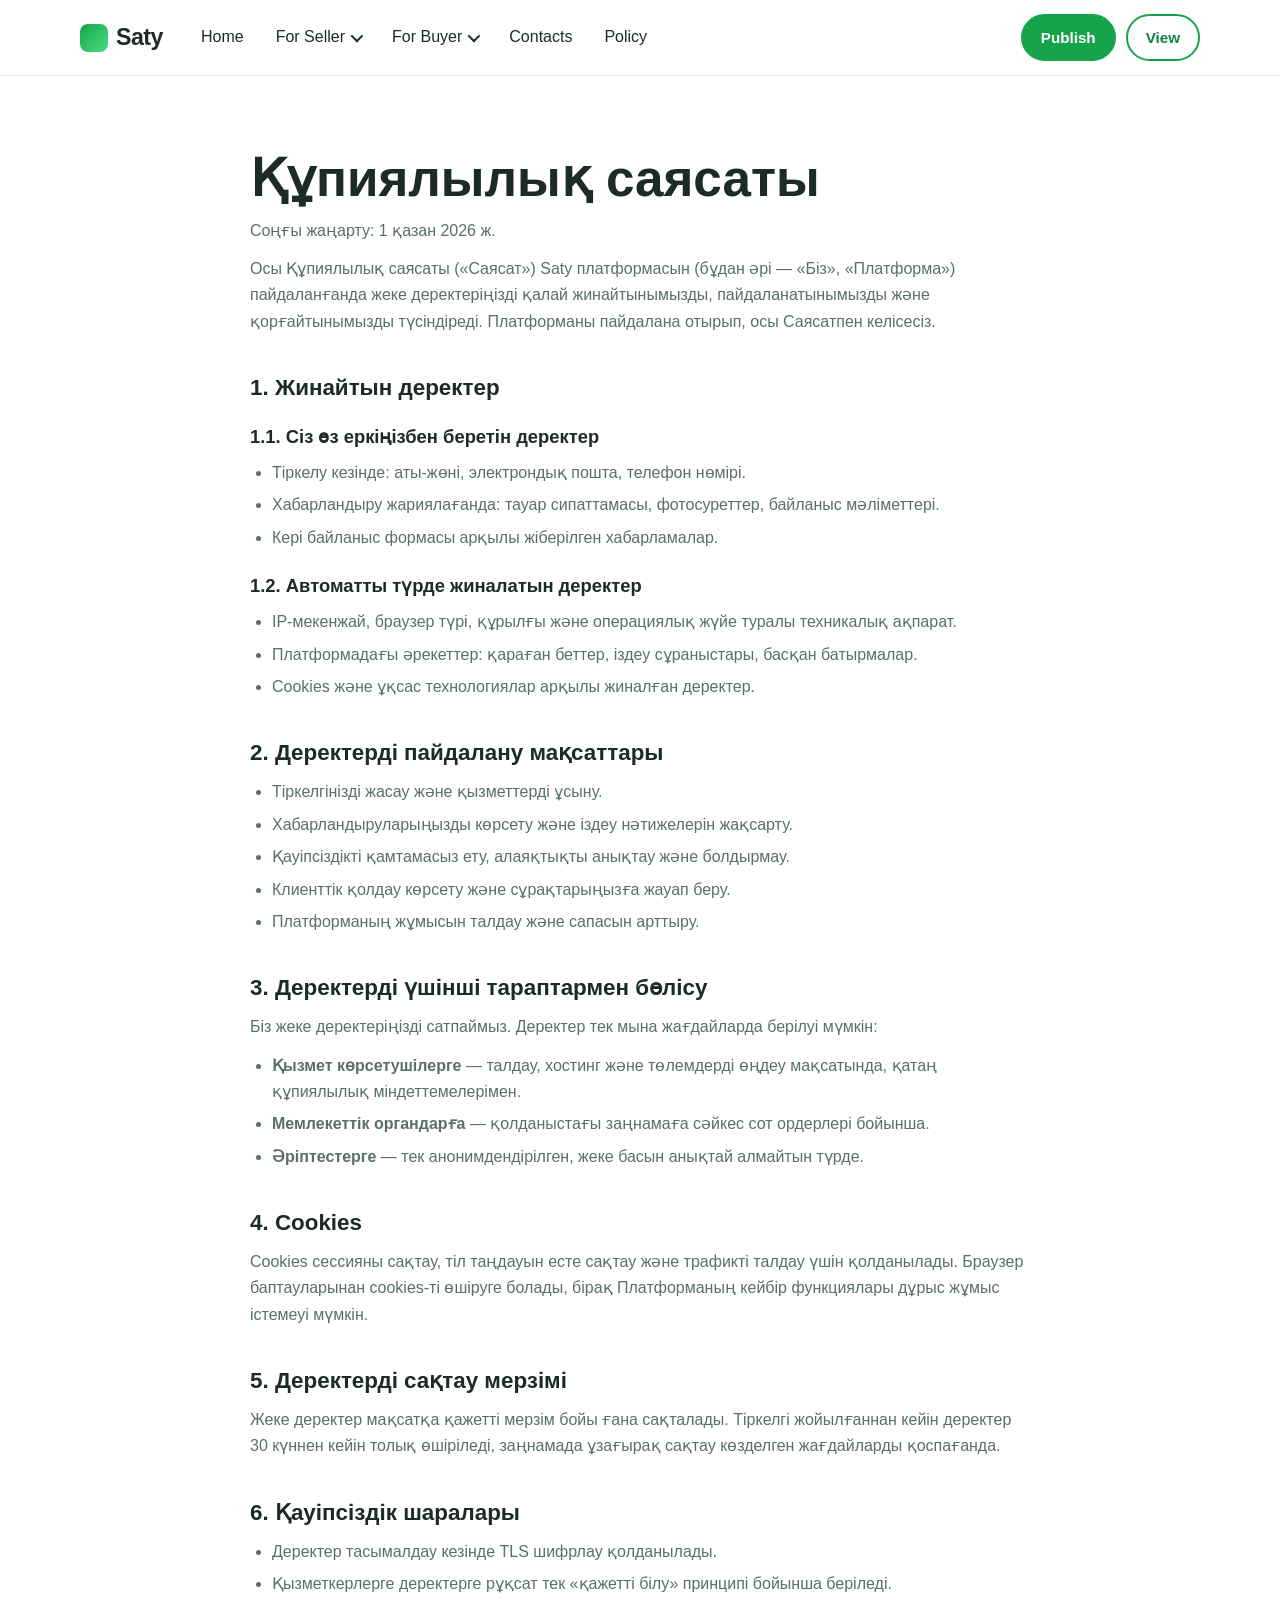
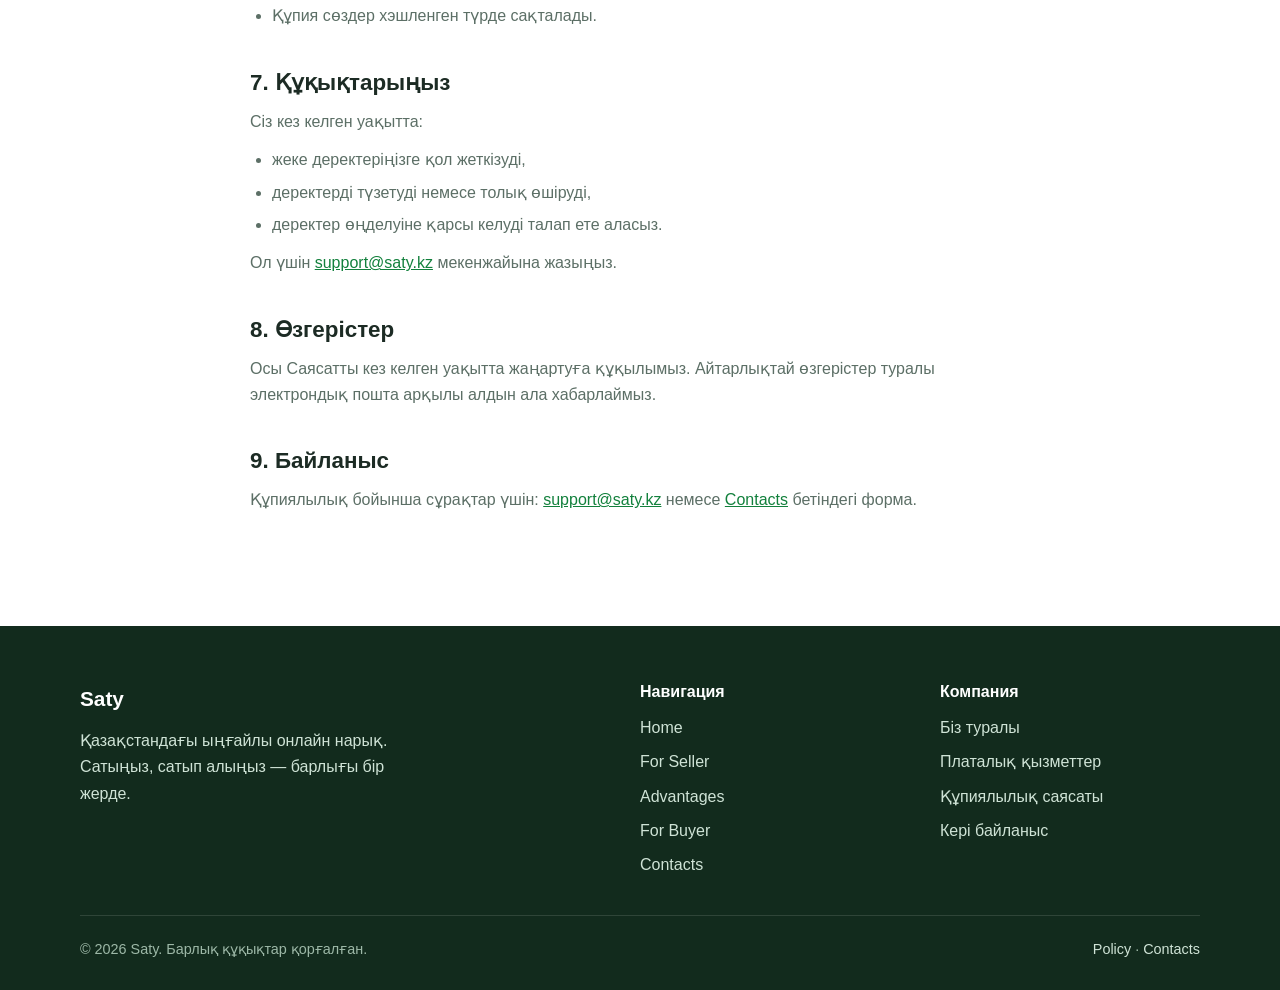
<file: saty-website/policy.html>
<!DOCTYPE html>
<html lang="kk">
<head>
  <meta charset="UTF-8">
  <meta name="viewport" content="width=device-width, initial-scale=1.0">
  <title>Saty — Құпиялылық саясаты</title>
  <meta name="description" content="Saty платформасының құпиялылық саясаты: жиналатын деректер, пайдалану мақсаттары, құқықтарыңыз.">
  <meta name="keywords" content="saty, онлайн нарық, хабарландыру, сату, сатып алу, Қазақстан">
  <meta name="author" content="Saty">
  <meta property="og:type" content="website">
  <meta property="og:title" content="Saty — Құпиялылық саясаты">
  <meta property="og:description" content="Saty платформасының құпиялылық саясаты: жиналатын деректер, пайдалану мақсаттары, құқықтарыңыз.">
  <meta property="og:url" content="https://saty.kz/policy.html">
  <meta property="og:site_name" content="Saty">
  <meta property="og:locale" content="kk_KZ">
  <meta property="og:image" content="https://saty.kz/media-files/og-image.png">
  <meta name="twitter:card" content="summary_large_image">
  <link rel="stylesheet" href="css/style.css">
  <link rel="icon" href="data:image/svg+xml,<svg xmlns='http://www.w3.org/2000/svg' viewBox='0 0 100 100'><rect width='100' height='100' rx='22' fill='%2316a34a'/><text x='50' y='68' font-size='52' text-anchor='middle' fill='white' font-family='Arial' font-weight='bold'>S</text></svg>">
</head>
<body>
<header class="site-header">
  <div class="container header-inner">
    <a href="index.html" class="logo" aria-label="Saty — басты бет">Saty</a>
    <input type="checkbox" id="nav-toggle" class="nav-toggle" aria-label="Мәзірді ашу">
    <label for="nav-toggle" class="nav-toggle-label" aria-hidden="true"><span></span></label>
    <nav class="main-nav" aria-label="Негізгі навигация">
      <ul>
        <li><a href="index.html">Home</a></li>
        <li class="has-submenu">
          <a href="for-seller.html">For Seller</a>
          <ul class="submenu">
            <li><a href="seller-advantages.html">Advantages</a></li>
            <li><a href="seller-advantages.html#prices">Paid Services</a></li>
            <li><a href="for-seller.html#faq">FAQ</a></li>
          </ul>
        </li>
        <li class="has-submenu">
          <a href="for-buyer.html">For Buyer</a>
          <ul class="submenu">
            <li><a href="for-buyer.html#advantages">Advantages</a></li>
            <li><a href="for-buyer.html#faq">FAQ</a></li>
          </ul>
        </li>
        <li><a href="contacts.html">Contacts</a></li>
        <li><a href="policy.html">Policy</a></li>
      </ul>
    </nav>
    <div class="header-actions">
      <!-- data-type="primary" | "ghost" — стильді осында ауыстырыңыз -->
      <a href="for-seller.html" class="btn" data-type="primary">Publish</a>
      <a href="for-buyer.html" class="btn" data-type="ghost">View</a>
    </div>
  </div>
</header>
<main>
  <section>
    <div class="container policy-content">
      <h1>Құпиялылық саясаты</h1>
      <p style="color: var(--color-muted); margin-top: 8px;">Соңғы жаңарту: 1 қазан 2026 ж.</p>

      <p>Осы Құпиялылық саясаты («Саясат») Saty платформасын (бұдан әрі — «Біз», «Платформа») пайдаланғанда жеке деректеріңізді қалай жинайтынымызды, пайдаланатынымызды және қорғайтынымызды түсіндіреді. Платформаны пайдалана отырып, осы Саясатпен келісесіз.</p>

      <h2>1. Жинайтын деректер</h2>
      <h3>1.1. Сіз өз еркіңізбен беретін деректер</h3>
      <ul>
        <li>Тіркелу кезінде: аты-жөні, электрондық пошта, телефон нөмірі.</li>
        <li>Хабарландыру жариялағанда: тауар сипаттамасы, фотосуреттер, байланыс мәліметтері.</li>
        <li>Кері байланыс формасы арқылы жіберілген хабарламалар.</li>
      </ul>
      <h3>1.2. Автоматты түрде жиналатын деректер</h3>
      <ul>
        <li>IP-мекенжай, браузер түрі, құрылғы және операциялық жүйе туралы техникалық ақпарат.</li>
        <li>Платформадағы әрекеттер: қараған беттер, іздеу сұраныстары, басқан батырмалар.</li>
        <li>Cookies және ұқсас технологиялар арқылы жиналған деректер.</li>
      </ul>

      <h2>2. Деректерді пайдалану мақсаттары</h2>
      <ul>
        <li>Тіркелгінізді жасау және қызметтерді ұсыну.</li>
        <li>Хабарландыруларыңызды көрсету және іздеу нәтижелерін жақсарту.</li>
        <li>Қауіпсіздікті қамтамасыз ету, алаяқтықты анықтау және болдырмау.</li>
        <li>Клиенттік қолдау көрсету және сұрақтарыңызға жауап беру.</li>
        <li>Платформаның жұмысын талдау және сапасын арттыру.</li>
      </ul>

      <h2>3. Деректерді үшінші тараптармен бөлісу</h2>
      <p>Біз жеке деректеріңізді сатпаймыз. Деректер тек мына жағдайларда берілуі мүмкін:</p>
      <ul>
        <li><strong>Қызмет көрсетушілерге</strong> — талдау, хостинг және төлемдерді өңдеу мақсатында, қатаң құпиялылық міндеттемелерімен.</li>
        <li><strong>Мемлекеттік органдарға</strong> — қолданыстағы заңнамаға сәйкес сот ордерлері бойынша.</li>
        <li><strong>Әріптестерге</strong> — тек анонимдендірілген, жеке басын анықтай алмайтын түрде.</li>
      </ul>

      <h2>4. Cookies</h2>
      <p>Cookies сессияны сақтау, тіл таңдауын есте сақтау және трафикті талдау үшін қолданылады. Браузер баптауларынан cookies-ті өшіруге болады, бірақ Платформаның кейбір функциялары дұрыс жұмыс істемеуі мүмкін.</p>

      <h2>5. Деректерді сақтау мерзімі</h2>
      <p>Жеке деректер мақсатқа қажетті мерзім бойы ғана сақталады. Тіркелгі жойылғаннан кейін деректер 30 күннен кейін толық өшіріледі, заңнамада ұзағырақ сақтау көзделген жағдайларды қоспағанда.</p>

      <h2>6. Қауіпсіздік шаралары</h2>
      <ul>
        <li>Деректер тасымалдау кезінде TLS шифрлау қолданылады.</li>
        <li>Қызметкерлерге деректерге рұқсат тек «қажетті білу» принципі бойынша беріледі.</li>
        <li>Құпия сөздер хэшленген түрде сақталады.</li>
      </ul>

      <h2>7. Құқықтарыңыз</h2>
      <p>Сіз кез келген уақытта:</p>
      <ul>
        <li>жеке деректеріңізге қол жеткізуді,</li>
        <li>деректерді түзетуді немесе толық өшіруді,</li>
        <li>деректер өңделуіне қарсы келуді талап ете аласыз.</li>
      </ul>
      <p>Ол үшін <a href="mailto:support@saty.kz">support@saty.kz</a> мекенжайына жазыңыз.</p>

      <h2>8. Өзгерістер</h2>
      <p>Осы Саясатты кез келген уақытта жаңартуға құқылымыз. Айтарлықтай өзгерістер туралы электрондық пошта арқылы алдын ала хабарлаймыз.</p>

      <h2>9. Байланыс</h2>
      <p>Құпиялылық бойынша сұрақтар үшін: <a href="mailto:support@saty.kz">support@saty.kz</a> немесе <a href="contacts.html">Contacts</a> бетіндегі форма.</p>
    </div>
  </section>
</main>
<footer class="site-footer">
  <div class="container">
    <div class="footer-grid">
      <div>
        <a href="index.html" class="footer-logo">Saty</a>
        <p style="margin-top:12px; max-width:320px;">Қазақстандағы ыңғайлы онлайн нарық. Сатыңыз, сатып алыңыз — барлығы бір жерде.</p>
      </div>
      <div>
        <h3>Навигация</h3>
        <ul>
          <li><a href="index.html">Home</a></li>
          <li><a href="for-seller.html">For Seller</a></li>
          <li><a href="seller-advantages.html">Advantages</a></li>
          <li><a href="for-buyer.html">For Buyer</a></li>
          <li><a href="contacts.html">Contacts</a></li>
        </ul>
      </div>
      <div>
        <h3>Компания</h3>
        <ul>
          <li><a href="index.html#about">Біз туралы</a></li>
          <li><a href="seller-advantages.html#prices">Платалық қызметтер</a></li>
          <li><a href="policy.html">Құпиялылық саясаты</a></li>
          <li><a href="contacts.html#feedback">Кері байланыс</a></li>
        </ul>
      </div>
    </div>
    <div class="footer-bottom">
      <span>© 2026 Saty. Барлық құқықтар қорғалған.</span>
      <span><a href="policy.html">Policy</a> · <a href="contacts.html">Contacts</a></span>
    </div>
  </div>
</footer>
</body>
</html>
</file>
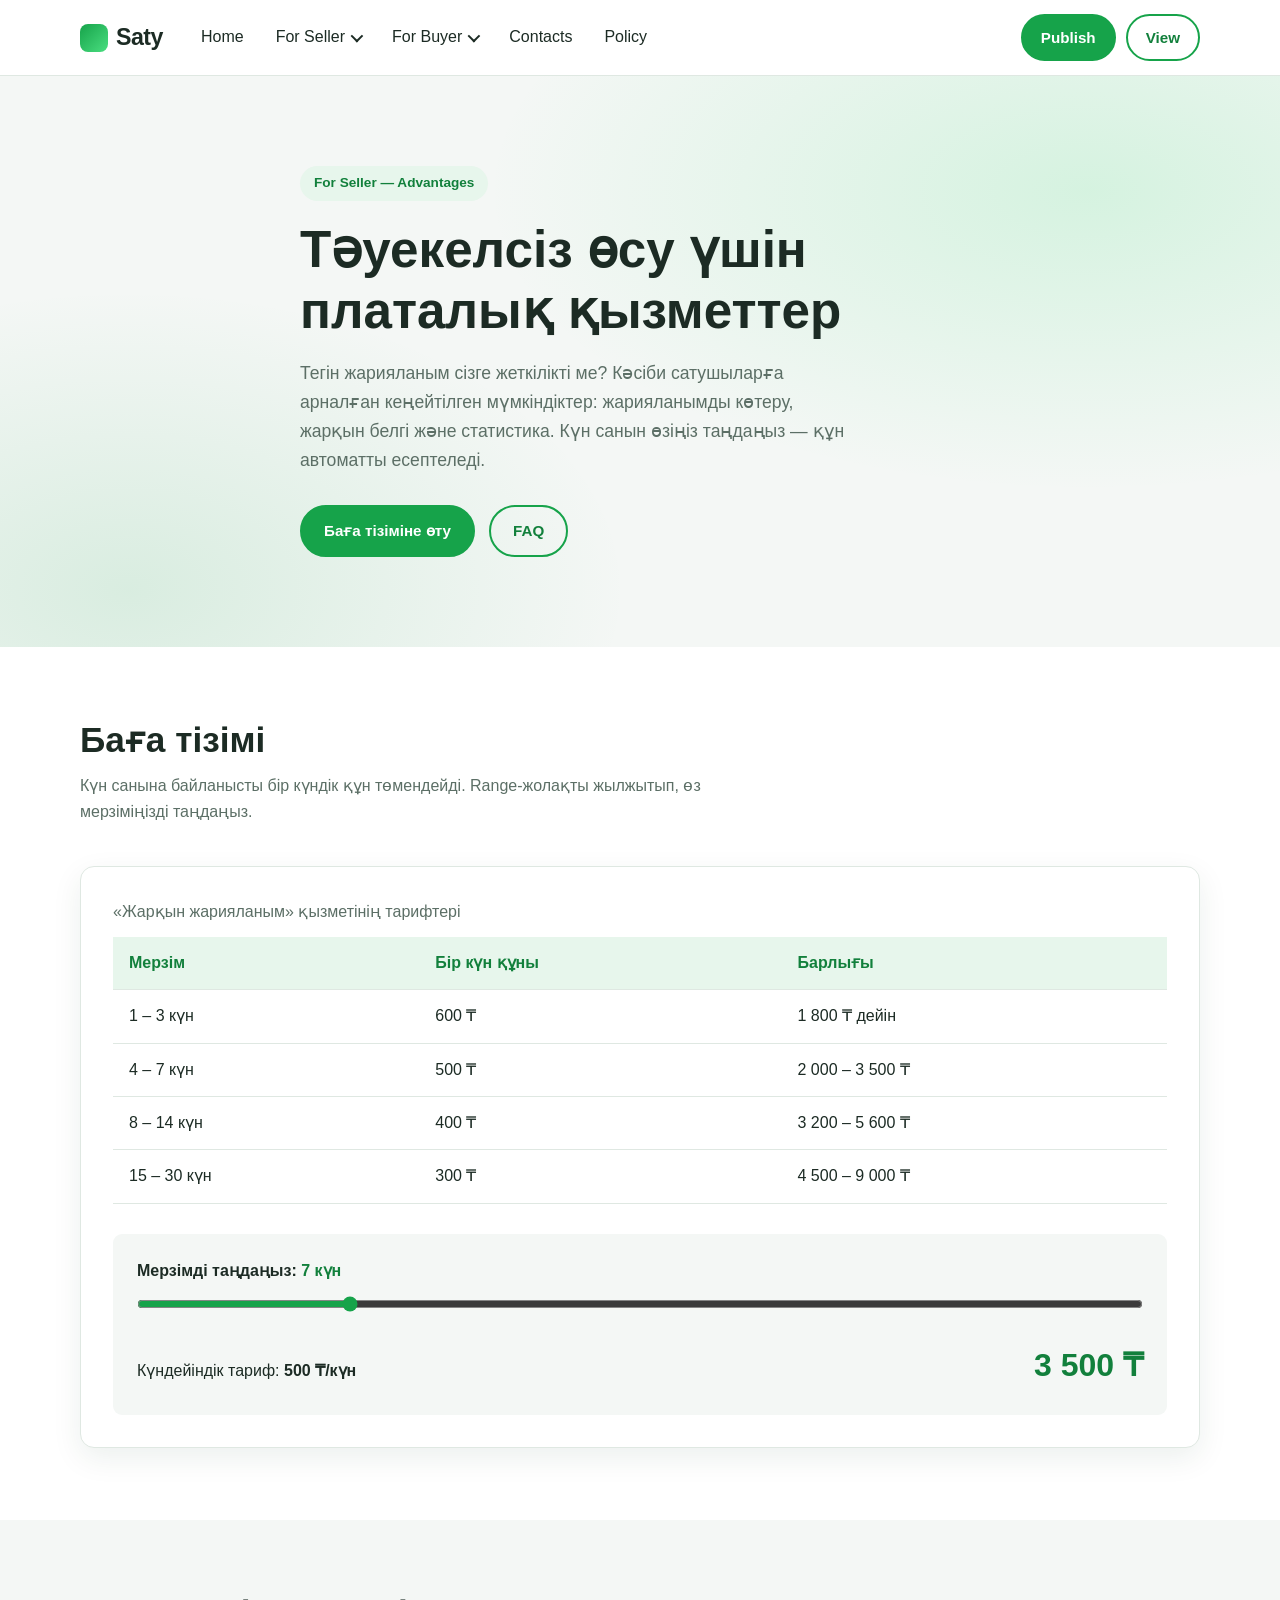
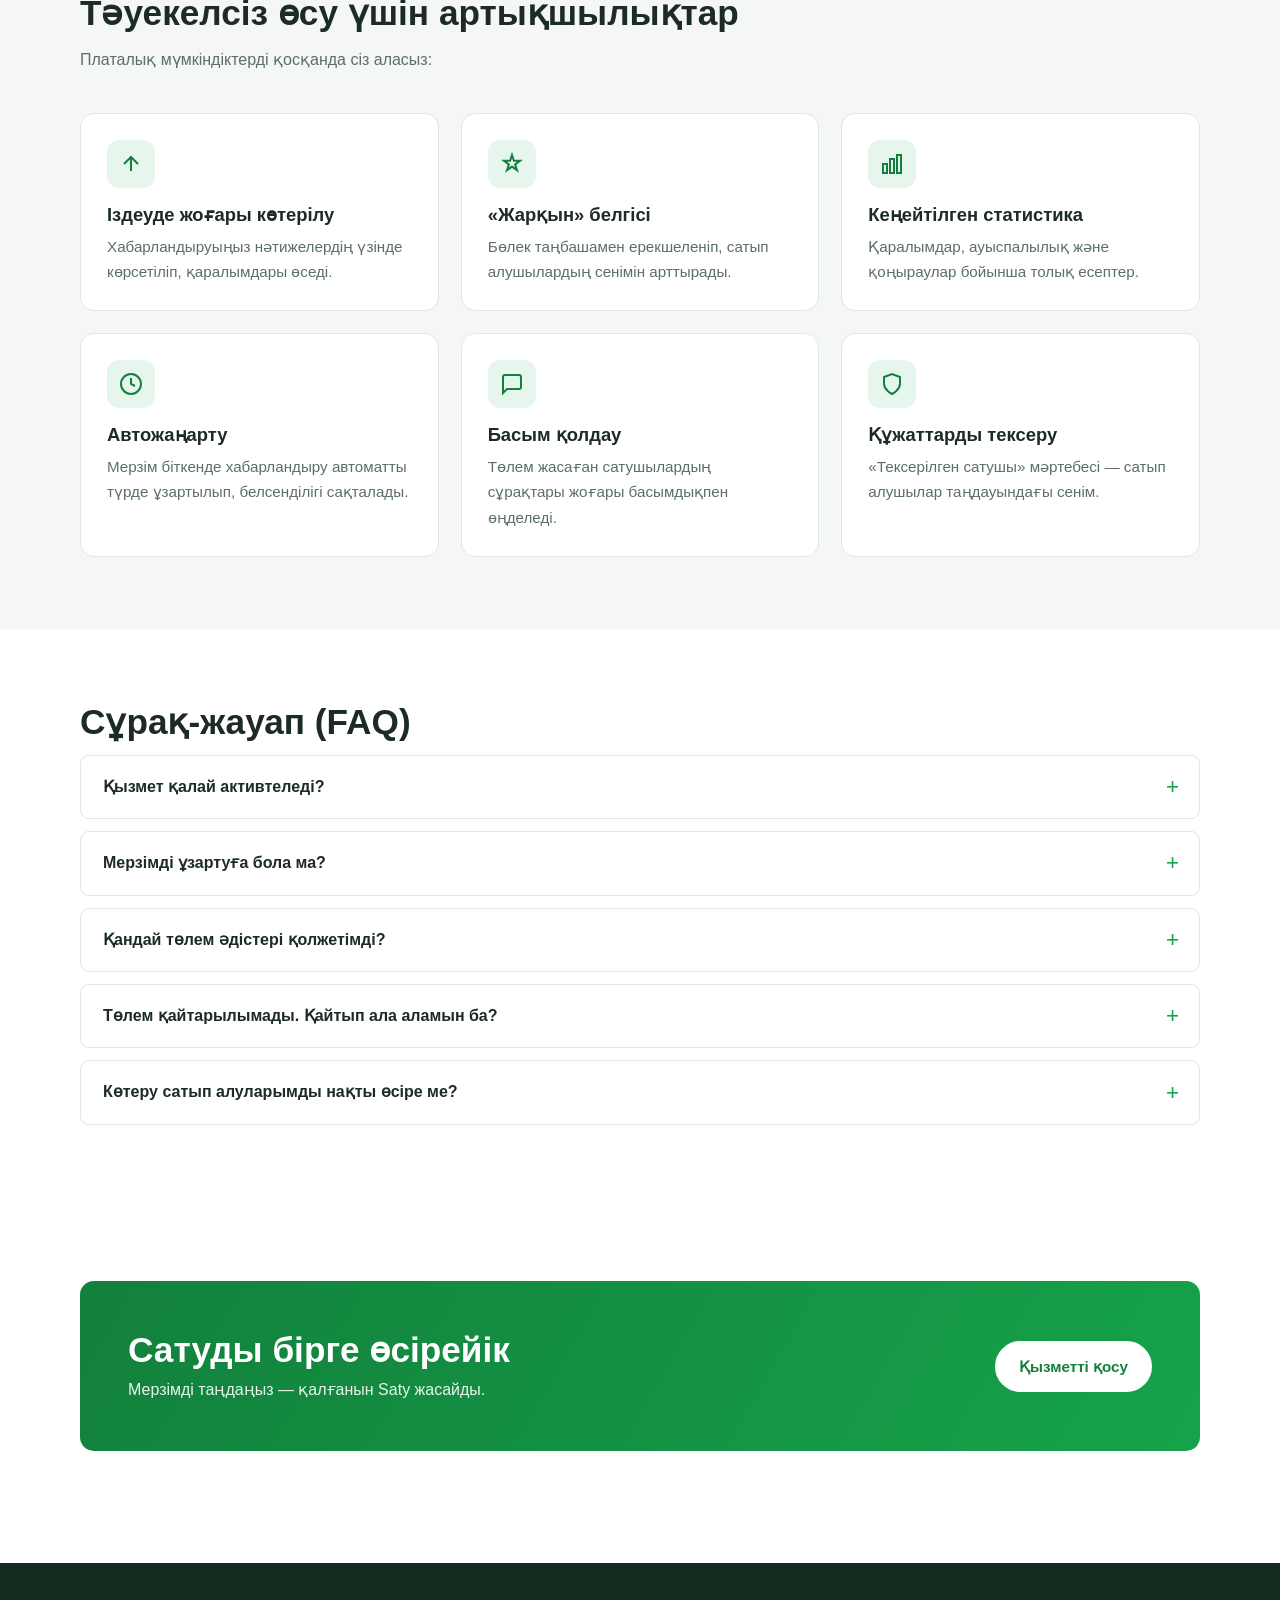
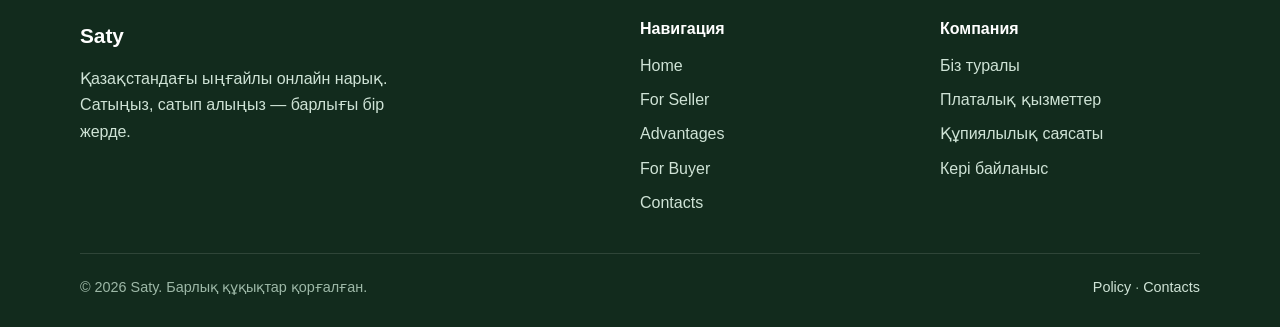
<file: saty-website/seller-advantages.html>
<!DOCTYPE html>
<html lang="kk">
<head>
  <meta charset="UTF-8">
  <meta name="viewport" content="width=device-width, initial-scale=1.0">
  <title>Saty — For Seller Advantages: баға тізімі</title>
  <meta name="description" content="Сатушыларға арналған платалық қызметтер, күндік тарифтер мен калькулятор, артықшылықтар және FAQ.">
  <meta name="keywords" content="saty, онлайн нарық, хабарландыру, сату, сатып алу, Қазақстан">
  <meta name="author" content="Saty">
  <meta property="og:type" content="website">
  <meta property="og:title" content="Saty — For Seller Advantages: баға тізімі">
  <meta property="og:description" content="Сатушыларға арналған платалық қызметтер, күндік тарифтер мен калькулятор, артықшылықтар және FAQ.">
  <meta property="og:url" content="https://saty.kz/seller-advantages.html">
  <meta property="og:site_name" content="Saty">
  <meta property="og:locale" content="kk_KZ">
  <meta property="og:image" content="https://saty.kz/media-files/og-image.png">
  <meta name="twitter:card" content="summary_large_image">
  <link rel="stylesheet" href="css/style.css">
  <link rel="icon" href="data:image/svg+xml,<svg xmlns='http://www.w3.org/2000/svg' viewBox='0 0 100 100'><rect width='100' height='100' rx='22' fill='%2316a34a'/><text x='50' y='68' font-size='52' text-anchor='middle' fill='white' font-family='Arial' font-weight='bold'>S</text></svg>">
</head>
<body>
<header class="site-header">
  <div class="container header-inner">
    <a href="index.html" class="logo" aria-label="Saty — басты бет">Saty</a>
    <input type="checkbox" id="nav-toggle" class="nav-toggle" aria-label="Мәзірді ашу">
    <label for="nav-toggle" class="nav-toggle-label" aria-hidden="true"><span></span></label>
    <nav class="main-nav" aria-label="Негізгі навигация">
      <ul>
        <li><a href="index.html">Home</a></li>
        <li class="has-submenu">
          <a href="for-seller.html">For Seller</a>
          <ul class="submenu">
            <li><a href="seller-advantages.html">Advantages</a></li>
            <li><a href="seller-advantages.html#prices">Paid Services</a></li>
            <li><a href="for-seller.html#faq">FAQ</a></li>
          </ul>
        </li>
        <li class="has-submenu">
          <a href="for-buyer.html">For Buyer</a>
          <ul class="submenu">
            <li><a href="for-buyer.html#advantages">Advantages</a></li>
            <li><a href="for-buyer.html#faq">FAQ</a></li>
          </ul>
        </li>
        <li><a href="contacts.html">Contacts</a></li>
        <li><a href="policy.html">Policy</a></li>
      </ul>
    </nav>
    <div class="header-actions">
      <!-- data-type="primary" | "ghost" — стильді осында ауыстырыңыз -->
      <a href="for-seller.html" class="btn" data-type="primary">Publish</a>
      <a href="for-buyer.html" class="btn" data-type="ghost">View</a>
    </div>
  </div>
</header>
<main>
  <section class="hero">
    <div class="container hero-inner">
      <span class="badge">For Seller — Advantages</span>
      <h1>Тәуекелсіз өсу үшін платалық қызметтер</h1>
      <p>Тегін жарияланым сізге жеткілікті ме? Кәсіби сатушыларға арналған кеңейтілген мүмкіндіктер: жарияланымды көтеру, жарқын белгі және статистика. Күн санын өзіңіз таңдаңыз — құн автоматты есептеледі.</p>
      <div class="hero-actions">
        <a href="#prices" class="btn" data-type="primary">Баға тізіміне өту</a>
        <a href="#faq" class="btn" data-type="ghost">FAQ</a>
      </div>
    </div>
  </section>

  <section id="prices">
    <div class="container">
      <h2>Баға тізімі</h2>
      <p class="section-lead">Күн санына байланысты бір күндік құн төмендейді. Range-жолақты жылжытып, өз мерзіміңізді таңдаңыз.</p>
      <div class="price-box">
        <table class="price-table">
          <caption style="text-align:left; color: var(--color-muted); margin-bottom: 12px; caption-side: top;">«Жарқын жарияланым» қызметінің тарифтері</caption>
          <thead>
            <tr><th scope="col">Мерзім</th><th scope="col">Бір күн құны</th><th scope="col">Барлығы</th></tr>
          </thead>
          <tbody>
            <tr><td>1 – 3 күн</td><td>600 ₸</td><td>1 800 ₸ дейін</td></tr>
            <tr><td>4 – 7 күн</td><td>500 ₸</td><td>2 000 – 3 500 ₸</td></tr>
            <tr><td>8 – 14 күн</td><td>400 ₸</td><td>3 200 – 5 600 ₸</td></tr>
            <tr><td>15 – 30 күн</td><td>300 ₸</td><td>4 500 – 9 000 ₸</td></tr>
          </tbody>
        </table>

        <div class="calc">
          <label for="days">Мерзімді таңдаңыз: <span class="calc-days" id="daysOut">7 күн</span></label>
          <input type="range" id="days" name="days" min="1" max="30" step="1" value="7" aria-describedby="calcResult">
          <div class="calc-result" id="calcResult">
            <span>Күндейіндік тариф: <strong id="rateOut">500 ₸/күн</strong></span>
            <span class="calc-total" id="totalOut">3 500 ₸</span>
          </div>
        </div>
      </div>
    </div>
  </section>

  <section class="section-alt">
    <div class="container">
      <h2>Тәуекелсіз өсу үшін артықшылықтар</h2>
      <p class="section-lead">Платалық мүмкіндіктерді қосқанда сіз аласыз:</p>
      <div class="grid grid-3">
        <article class="card"><div class="card-icon"><svg viewBox="0 0 24 24" fill="none" stroke-width="2"><path d="M12 19V5"/><path d="M5 12l7-7 7 7"/></svg></div><h3>Іздеуде жоғары көтерілу</h3><p>Хабарландыруыңыз нәтижелердің үзінде көрсетіліп, қаралымдары өседі.</p></article>
        <article class="card"><div class="card-icon"><svg viewBox="0 0 24 24" fill="none" stroke-width="2"><path d="M12 3l1.9 5.8H20l-4.9 3.6 1.9 5.8-5-3.6-5 3.6 1.9-5.8L4 8.8h6.1z"/></svg></div><h3>«Жарқын» белгісі</h3><p>Бөлек таңбашамен ерекшеленіп, сатып алушылардың сенімін арттырады.</p></article>
        <article class="card"><div class="card-icon"><svg viewBox="0 0 24 24" fill="none" stroke-width="2"><rect x="3" y="12" width="4" height="9"/><rect x="10" y="7" width="4" height="14"/><rect x="17" y="3" width="4" height="18"/></svg></div><h3>Кеңейтілген статистика</h3><p>Қаралымдар, ауыспалылық және қоңыраулар бойынша толық есептер.</p></article>
        <article class="card"><div class="card-icon"><svg viewBox="0 0 24 24" fill="none" stroke-width="2"><circle cx="12" cy="12" r="10"/><path d="M12 6v6l4 2"/></svg></div><h3>Автожаңарту</h3><p>Мерзім біткенде хабарландыру автоматты түрде ұзартылып, белсенділігі сақталады.</p></article>
        <article class="card"><div class="card-icon"><svg viewBox="0 0 24 24" fill="none" stroke-width="2"><path d="M21 15a2 2 0 0 1-2 2H7l-4 4V5a2 2 0 0 1 2-2h14a2 2 0 0 1 2 2z"/></svg></div><h3>Басым қолдау</h3><p>Төлем жасаған сатушылардың сұрақтары жоғары басымдықпен өңделеді.</p></article>
        <article class="card"><div class="card-icon"><svg viewBox="0 0 24 24" fill="none" stroke-width="2"><path d="M12 22s8-4 8-10V5l-8-3-8 3v7c0 6 8 10 8 10z"/></svg></div><h3>Құжаттарды тексеру</h3><p>«Тексерілген сатушы» мәртебесі — сатып алушылар таңдауындағы сенім.</p></article>
      </div>
    </div>
  </section>

  <section id="faq">
    <div class="container">
      <h2>Сұрақ-жауап (FAQ)</h2>
      <div class="faq">
        <details>
          <summary>Қызмет қалай активтеледі?</summary>
          <p class="faq-answer">Төлемнен кейін жарқын жарияланым бірнеше минут ішінде белсенді болады. Таңдаған мерзім ішінде тариф автоматты қолданылады.</p>
        </details>
        <details>
          <summary>Мерзімді ұзартуға бола ма?</summary>
          <p class="faq-answer">Иә, range-калькулятордан күн санын көбейтіп, айырманы төлесеңіз жеткілікті. Қызмет үздіксіз жалғасады.</p>
        </details>
        <details>
          <summary>Қандай төлем әдістері қолжетімді?</summary>
          <p class="faq-answer">Банк карталары, QR-код және электрондық әмияндар. Барлық төлемдер қорғалған шлюз арқылы өтеді.</p>
        </details>
        <details>
          <summary>Төлем қайтарылымады. Қайтып ала аламын ба?</summary>
          <p class="faq-answer">Қызмет көрсетілмеген жағдайда (техникалық ақау) толық қайтару жасалады. Толық ақпарат Policy бетінде.</p>
        </details>
        <details>
          <summary>Көтеру сатып алуларымды нақты өсіре ме?</summary>
          <p class="faq-answer">Орташа есеппен жарқын жарияланымның қаралымы 3–5 есеге дейін өседі. Нәтиже категория мен баға сапасына байланысты.</p>
        </details>
      </div>
    </div>
  </section>

  <section>
    <div class="container">
      <div class="cta-band">
        <div>
          <h2>Сатуды бірге өсірейік</h2>
          <p>Мерзімді таңдаңыз — қалғанын Saty жасайды.</p>
        </div>
        <a href="#prices" class="btn" data-type="primary">Қызметті қосу</a>
      </div>
    </div>
  </section>
</main>
<script>
  // Күн тарифтері (баға тізімімен сәйкес)
  const RATES = [
    { maxDay: 3, rate: 600 },
    { maxDay: 7, rate: 500 },
    { maxDay: 14, rate: 400 },
    { maxDay: 30, rate: 300 }
  ];

  const daysInput = document.getElementById('days');
  const daysOut = document.getElementById('daysOut');
  const rateOut = document.getElementById('rateOut');
  const totalOut = document.getElementById('totalOut');

  const format = n => n.toLocaleString('ru-RU') + ' ₸';

  function updateCalc() {
    const days = Number(daysInput.value);
    const tier = RATES.find(t => days <= t.maxDay) || RATES[RATES.length - 1];
    daysOut.textContent = days + ' күн';
    rateOut.textContent = format(tier.rate) + '/күн';
    totalOut.textContent = format(tier.rate * days);
  }

  daysInput.addEventListener('input', updateCalc);
  updateCalc();
</script>
<footer class="site-footer">
  <div class="container">
    <div class="footer-grid">
      <div>
        <a href="index.html" class="footer-logo">Saty</a>
        <p style="margin-top:12px; max-width:320px;">Қазақстандағы ыңғайлы онлайн нарық. Сатыңыз, сатып алыңыз — барлығы бір жерде.</p>
      </div>
      <div>
        <h3>Навигация</h3>
        <ul>
          <li><a href="index.html">Home</a></li>
          <li><a href="for-seller.html">For Seller</a></li>
          <li><a href="seller-advantages.html">Advantages</a></li>
          <li><a href="for-buyer.html">For Buyer</a></li>
          <li><a href="contacts.html">Contacts</a></li>
        </ul>
      </div>
      <div>
        <h3>Компания</h3>
        <ul>
          <li><a href="index.html#about">Біз туралы</a></li>
          <li><a href="seller-advantages.html#prices">Платалық қызметтер</a></li>
          <li><a href="policy.html">Құпиялылық саясаты</a></li>
          <li><a href="contacts.html#feedback">Кері байланыс</a></li>
        </ul>
      </div>
    </div>
    <div class="footer-bottom">
      <span>© 2026 Saty. Барлық құқықтар қорғалған.</span>
      <span><a href="policy.html">Policy</a> · <a href="contacts.html">Contacts</a></span>
    </div>
  </div>
</footer>
</body>
</html>
</file>
<file: saty-website/css/style.css>
/* ============================================================
   Saty — marketplace landing
   No frameworks. Pure HTML + CSS (+ tiny vanilla JS for calc)
   ============================================================ */

:root {
  --color-bg: #ffffff;
  --color-bg-alt: #f4f7f5;
  --color-text: #1c2b24;
  --color-muted: #5c6f66;
  --color-accent: #16a34a;
  --color-accent-dark: #12803c;
  --color-accent-soft: #e7f6ec;
  --color-border: #dfe8e2;
  --radius: 14px;
  --radius-sm: 9px;
  --shadow: 0 10px 30px rgba(18, 60, 38, .08);
  --transition: .25s ease;
  --font: 'Segoe UI', Roboto, 'Helvetica Neue', Arial, sans-serif;
}

* { margin: 0; padding: 0; box-sizing: border-box; }

html { scroll-behavior: smooth; }

body {
  font-family: var(--font);
  color: var(--color-text);
  background: var(--color-bg);
  line-height: 1.65;
  display: flex;
  flex-direction: column;
  min-height: 100vh;
}

main { flex: 1; }

img { max-width: 100%; display: block; }

.container { width: min(1120px, 92%); margin-inline: auto; }

section { padding: 72px 0; }

.section-alt { background: var(--color-bg-alt); }

h1, h2, h3 { line-height: 1.2; font-weight: 700; }

h1 { font-size: clamp(2rem, 5vw, 3.2rem); }
h2 { font-size: clamp(1.5rem, 3.5vw, 2.2rem); margin-bottom: 12px; }
h3 { font-size: 1.15rem; }

.section-lead {
  color: var(--color-muted);
  max-width: 640px;
  margin-bottom: 40px;
}

/* ---------- Header ---------- */
.site-header {
  position: sticky;
  top: 0;
  z-index: 50;
  background: rgba(255, 255, 255, .95);
  backdrop-filter: blur(8px);
  border-bottom: 1px solid var(--color-border);
}

.header-inner {
  display: flex;
  align-items: center;
  gap: 24px;
  padding: 14px 0;
  flex-wrap: wrap;
}

.logo {
  font-size: 1.45rem;
  font-weight: 800;
  color: var(--color-text);
  text-decoration: none;
  letter-spacing: -.5px;
  display: flex;
  align-items: center;
  gap: 8px;
  transition: color var(--transition);
}

.logo::before {
  content: "";
  width: 28px; height: 28px;
  border-radius: 8px;
  background: linear-gradient(135deg, var(--color-accent), #4ade80);
  transition: transform var(--transition);
}

.logo:hover { color: var(--color-accent-dark); }
.logo:hover::before { transform: rotate(12deg) scale(1.08); }

/* Navigation */
.main-nav ul { list-style: none; display: flex; gap: 4px; }

.main-nav > ul > li { position: relative; }

.main-nav a {
  display: block;
  padding: 9px 14px;
  border-radius: var(--radius-sm);
  text-decoration: none;
  color: var(--color-text);
  font-weight: 500;
  transition: background var(--transition), color var(--transition);
}

.main-nav a:hover,
.main-nav a:focus-visible {
  background: var(--color-accent-soft);
  color: var(--color-accent-dark);
}

/* Second-level menu — pure CSS (hover), no JavaScript */
.has-submenu > a::after {
  content: "";
  display: inline-block;
  margin-left: 6px;
  width: 7px; height: 7px;
  border-right: 2px solid currentColor;
  border-bottom: 2px solid currentColor;
  transform: rotate(45deg) translateY(-2px);
  transition: transform var(--transition);
}

.submenu {
  position: absolute;
  top: calc(100% + 8px);
  left: 0;
  min-width: 200px;
  background: #fff;
  border: 1px solid var(--color-border);
  border-radius: var(--radius-sm);
  box-shadow: var(--shadow);
  padding: 8px;
  display: block;
  opacity: 0;
  visibility: hidden;
  transform: translateY(8px);
  transition: opacity var(--transition), transform var(--transition), visibility var(--transition);
}

.submenu li a { padding: 9px 12px; }

.has-submenu:hover > .submenu,
.has-submenu:focus-within > .submenu {
  opacity: 1;
  visibility: visible;
  transform: translateY(0);
}

.has-submenu:hover > a::after { transform: rotate(225deg) translateY(-1px); }

/* ---------- Buttons (data-type styles + micro-animations) ---------- */
.btn {
  display: inline-block;
  padding: 11px 22px;
  border-radius: 999px;
  font-weight: 600;
  font-size: .95rem;
  text-decoration: none;
  text-align: center;
  cursor: pointer;
  border: 2px solid transparent;
  transition: transform var(--transition), box-shadow var(--transition),
              background var(--transition), color var(--transition), border-color var(--transition);
}

/* Style 1 — solid accent */
.btn[data-type="primary"] {
  background: var(--color-accent);
  color: #fff;
  border-color: var(--color-accent);
}
.btn[data-type="primary"]:hover {
  background: var(--color-accent-dark);
  border-color: var(--color-accent-dark);
  transform: translateY(-2px);
  box-shadow: 0 8px 18px rgba(22, 163, 74, .35);
}
.btn[data-type="primary"]:active { transform: translateY(0) scale(.97); }

/* Style 2 — outline / ghost */
.btn[data-type="ghost"] {
  background: transparent;
  color: var(--color-accent-dark);
  border-color: var(--color-accent);
}
.btn[data-type="ghost"]:hover {
  background: var(--color-accent-soft);
  transform: translateY(-2px);
  box-shadow: 0 8px 18px rgba(22, 163, 74, .18);
}
.btn[data-type="ghost"]:active { transform: translateY(0) scale(.97); }

.header-actions { display: flex; gap: 10px; margin-left: auto; }

.header-actions .btn { padding: 9px 18px; }

/* ---------- Mobile nav (checkbox hack, no JS) ---------- */
.nav-toggle { display: none; }

.nav-toggle-label {
  display: none;
  width: 42px; height: 42px;
  border-radius: var(--radius-sm);
  border: 1px solid var(--color-border);
  cursor: pointer;
  position: relative;
  margin-left: auto;
}

.nav-toggle-label span,
.nav-toggle-label span::before,
.nav-toggle-label span::after {
  content: "";
  position: absolute;
  left: 10px; right: 10px;
  height: 2px;
  background: var(--color-text);
  border-radius: 2px;
  transition: var(--transition);
}
.nav-toggle-label span { top: 20px; }
.nav-toggle-label span::before { top: -7px; }
.nav-toggle-label span::after { top: 7px; }

/* ---------- Hero ---------- */
.hero {
  padding: 90px 0;
  background:
    radial-gradient(600px 300px at 85% 20%, rgba(74, 222, 128, .18), transparent),
    radial-gradient(500px 300px at 10% 90%, rgba(22, 163, 74, .12), transparent),
    var(--color-bg-alt);
}

.hero-inner { max-width: 680px; }

.hero .badge {
  display: inline-block;
  background: var(--color-accent-soft);
  color: var(--color-accent-dark);
  font-weight: 600;
  font-size: .85rem;
  padding: 6px 14px;
  border-radius: 999px;
  margin-bottom: 18px;
}

.hero p { color: var(--color-muted); font-size: 1.1rem; margin: 18px 0 30px; max-width: 560px; }

.hero-actions { display: flex; gap: 14px; flex-wrap: wrap; }

/* ---------- Cards / grids ---------- */
.grid { display: grid; gap: 22px; }
.grid-2 { grid-template-columns: repeat(2, 1fr); }
.grid-3 { grid-template-columns: repeat(3, 1fr); }
.grid-4 { grid-template-columns: repeat(4, 1fr); }

.card {
  background: #fff;
  border: 1px solid var(--color-border);
  border-radius: var(--radius);
  padding: 26px;
  transition: transform var(--transition), box-shadow var(--transition), border-color var(--transition);
}

.card:hover {
  transform: translateY(-4px);
  box-shadow: var(--shadow);
  border-color: var(--color-accent);
}

.card-icon {
  width: 48px; height: 48px;
  border-radius: 12px;
  background: var(--color-accent-soft);
  display: grid;
  place-items: center;
  margin-bottom: 16px;
  transition: transform var(--transition);
}
.card:hover .card-icon { transform: scale(1.1) rotate(-6deg); }

.card-icon svg { width: 24px; height: 24px; stroke: var(--color-accent-dark); }

.card p { color: var(--color-muted); font-size: .95rem; margin-top: 8px; }

/* ---------- CTA band ---------- */
.cta-band {
  background: linear-gradient(120deg, var(--color-accent-dark), var(--color-accent));
  border-radius: var(--radius);
  padding: 48px;
  color: #fff;
  display: flex;
  align-items: center;
  justify-content: space-between;
  gap: 24px;
  flex-wrap: wrap;
}

.cta-band h2 { margin-bottom: 6px; }
.cta-band p { opacity: .9; }

.cta-band .btn[data-type="primary"],
.cta-band .btn[data-type="ghost"] {
  background: #fff;
  border-color: #fff;
  color: var(--color-accent-dark);
}
.cta-band .btn:hover { transform: translateY(-2px); box-shadow: 0 10px 22px rgba(0,0,0,.22); }

/* ---------- Steps (storytelling) ---------- */
.steps { list-style: none; counter-reset: step; display: grid; gap: 22px; }

.steps li {
  counter-increment: step;
  position: relative;
  padding: 26px 26px 26px 88px;
  background: #fff;
  border: 1px solid var(--color-border);
  border-radius: var(--radius);
  transition: transform var(--transition), box-shadow var(--transition);
}

.steps li:hover { transform: translateX(6px); box-shadow: var(--shadow); }

.steps li::before {
  content: counter(step, decimal-leading-zero);
  position: absolute;
  left: 24px; top: 24px;
  font-size: 1.6rem;
  font-weight: 800;
  color: var(--color-accent);
  opacity: .85;
}

.steps p { color: var(--color-muted); margin-top: 6px; }

/* ---------- FAQ (details/summary, no JS) ---------- */
.faq details {
  background: #fff;
  border: 1px solid var(--color-border);
  border-radius: var(--radius-sm);
  margin-bottom: 12px;
  overflow: hidden;
  transition: border-color var(--transition);
}

.faq details:hover { border-color: var(--color-accent); }

.faq summary {
  padding: 18px 22px;
  font-weight: 600;
  cursor: pointer;
  list-style: none;
  position: relative;
  padding-right: 48px;
}

.faq summary::-webkit-details-marker { display: none; }

.faq summary::after {
  content: "+";
  position: absolute;
  right: 20px; top: 50%;
  transform: translateY(-50%);
  font-size: 1.4rem;
  font-weight: 400;
  color: var(--color-accent);
  transition: transform var(--transition);
}

.faq details[open] summary::after { transform: translateY(-50%) rotate(45deg); }

.faq details[open] summary { color: var(--color-accent-dark); }

.faq .faq-answer { padding: 0 22px 18px; color: var(--color-muted); }

/* ---------- Price calculator ---------- */
.price-box {
  background: #fff;
  border: 1px solid var(--color-border);
  border-radius: var(--radius);
  padding: 32px;
  box-shadow: var(--shadow);
}

.price-table { width: 100%; border-collapse: collapse; margin-bottom: 30px; }

.price-table th, .price-table td {
  padding: 13px 16px;
  border-bottom: 1px solid var(--color-border);
  text-align: left;
}

.price-table th { background: var(--color-accent-soft); color: var(--color-accent-dark); }
.price-table tr:hover td { background: #fafcfb; }

.calc { background: var(--color-bg-alt); border-radius: var(--radius-sm); padding: 24px; }

.calc label { font-weight: 600; display: block; margin-bottom: 10px; }

.calc input[type="range"] {
  width: 100%;
  accent-color: var(--color-accent);
  cursor: pointer;
}

.calc-days { font-weight: 700; color: var(--color-accent-dark); }

.calc-result {
  margin-top: 18px;
  display: flex;
  justify-content: space-between;
  align-items: baseline;
  flex-wrap: wrap;
  gap: 8px;
}

.calc-total { font-size: 2rem; font-weight: 800; color: var(--color-accent-dark); }

/* ---------- Testimonials ---------- */
.quote { font-style: italic; color: var(--color-muted); margin: 12px 0 18px; }

.quote-author { display: flex; align-items: center; gap: 12px; font-weight: 600; }

.quote-author::before {
  content: "";
  width: 38px; height: 38px;
  border-radius: 50%;
  background: linear-gradient(135deg, var(--color-accent), #4ade80);
  flex-shrink: 0;
}

.stars { color: #f59e0b; letter-spacing: 2px; }

/* ---------- Contacts ---------- */
.contact-grid { display: grid; grid-template-columns: 1fr 1fr; gap: 40px; align-items: start; }

.form-field { margin-bottom: 18px; }

.form-field label { display: block; font-weight: 600; margin-bottom: 6px; }

.form-field input,
.form-field textarea {
  width: 100%;
  padding: 13px 16px;
  border: 1px solid var(--color-border);
  border-radius: var(--radius-sm);
  font: inherit;
  transition: border-color var(--transition), box-shadow var(--transition);
}

.form-field input:focus,
.form-field textarea:focus {
  outline: none;
  border-color: var(--color-accent);
  box-shadow: 0 0 0 3px rgba(22, 163, 74, .15);
}

.contact-list { list-style: none; display: grid; gap: 14px; margin: 20px 0 28px; }

.contact-list li { display: flex; gap: 12px; align-items: flex-start; }

.contact-list strong { display: block; }

.contact-list span, .contact-list a { color: var(--color-muted); }
.contact-list a { text-decoration: none; border-bottom: 1px dashed var(--color-muted); transition: color var(--transition), border-color var(--transition); }
.contact-list a:hover { color: var(--color-accent-dark); border-color: var(--color-accent-dark); }

.socials { display: flex; gap: 10px; }

.socials a {
  width: 44px; height: 44px;
  border-radius: 50%;
  border: 1px solid var(--color-border);
  display: grid;
  place-items: center;
  color: var(--color-muted);
  transition: var(--transition);
}

.socials a:hover {
  background: var(--color-accent);
  border-color: var(--color-accent);
  color: #fff;
  transform: translateY(-3px);
}

.map-figure { margin-top: 40px; border-radius: var(--radius); overflow: hidden; border: 1px solid var(--color-border); }

.map-figure figcaption { padding: 12px 18px; color: var(--color-muted); font-size: .9rem; background: #fff; }

/* ---------- Footer ---------- */
.site-footer {
  background: #122b1d;
  color: #cfe3d6;
  padding: 56px 0 28px;
  margin-top: 40px;
}

.footer-grid { display: grid; grid-template-columns: 2fr 1fr 1fr; gap: 40px; margin-bottom: 36px; }

.site-footer h3 { color: #fff; margin-bottom: 14px; font-size: 1rem; }

.site-footer ul { list-style: none; display: grid; gap: 8px; }

.site-footer a { color: #cfe3d6; text-decoration: none; transition: color var(--transition), padding-left var(--transition); }
.site-footer a:hover { color: #4ade80; padding-left: 4px; }

.footer-bottom {
  border-top: 1px solid rgba(255, 255, 255, .12);
  padding-top: 22px;
  font-size: .9rem;
  color: #9db8a7;
  display: flex;
  justify-content: space-between;
  flex-wrap: wrap;
  gap: 10px;
}

.footer-logo { color: #fff !important; font-size: 1.3rem; font-weight: 800; }

/* ---------- Policy ---------- */
.policy-content { max-width: 780px; }
.policy-content h2 { margin-top: 40px; font-size: 1.4rem; }
.policy-content h3 { margin-top: 24px; }
.policy-content p, .policy-content ul { color: var(--color-muted); margin-top: 12px; }
.policy-content ul { padding-left: 22px; }
.policy-content li { margin-bottom: 6px; }
.policy-content a { color: var(--color-accent-dark); }

/* ---------- Responsive ---------- */
@media (max-width: 900px) {
  .grid-4 { grid-template-columns: repeat(2, 1fr); }
  .grid-3 { grid-template-columns: repeat(2, 1fr); }
  .contact-grid { grid-template-columns: 1fr; }
  .footer-grid { grid-template-columns: 1fr 1fr; }
}

@media (max-width: 760px) {
  .nav-toggle-label { display: block; }

  .main-nav {
    order: 3;
    width: 100%;
    max-height: 0;
    overflow: hidden;
    transition: max-height .35s ease;
  }

  .nav-toggle:checked ~ .main-nav { max-height: 640px; }
  .nav-toggle:checked ~ .nav-toggle-label span { background: transparent; }
  .nav-toggle:checked ~ .nav-toggle-label span::before { top: 0; transform: rotate(45deg); }
  .nav-toggle:checked ~ .nav-toggle-label span::after { top: 0; transform: rotate(-45deg); }

  .main-nav > ul { flex-direction: column; gap: 2px; padding: 10px 0; }

  .submenu {
    position: static;
    opacity: 1;
    visibility: visible;
    transform: none;
    box-shadow: none;
    border: none;
    border-left: 2px solid var(--color-accent);
    border-radius: 0;
    margin: 2px 0 6px 14px;
    padding: 2px 0 2px 6px;
    max-height: 0;
    overflow: hidden;
    transition: max-height .3s ease;
  }

  .has-submenu:hover > .submenu,
  .has-submenu:focus-within > .submenu { max-height: 300px; }

  .header-actions { margin-left: 0; width: 100%; justify-content: flex-start; }
  section { padding: 52px 0; }
  .grid-2, .grid-3, .grid-4 { grid-template-columns: 1fr; }
  .cta-band { padding: 32px 26px; }
  .steps li { padding: 22px; }
  .steps li::before { position: static; display: block; margin-bottom: 8px; }
  .footer-grid { grid-template-columns: 1fr; }
}
</file>
